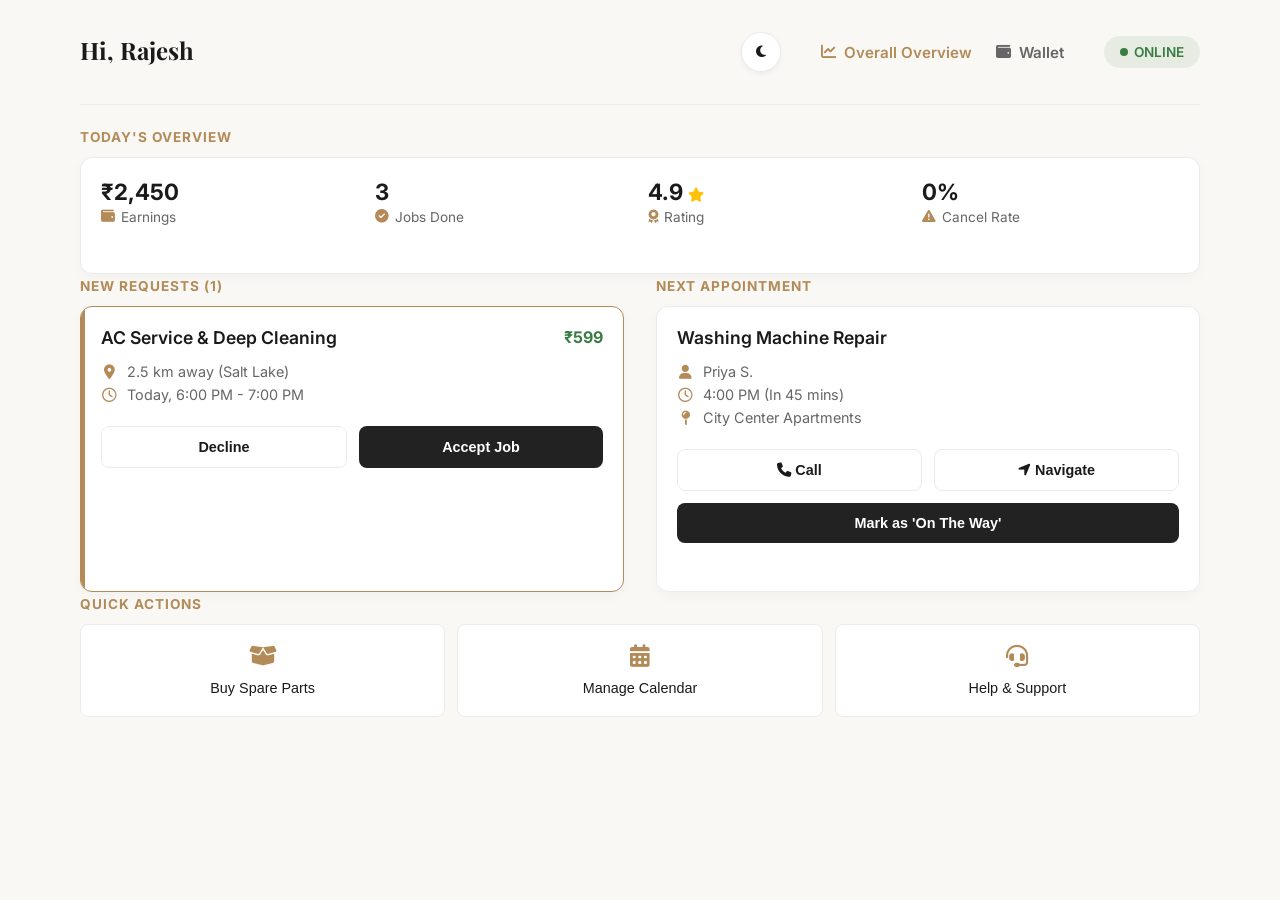
<file: index.html>
<!DOCTYPE html>
<html lang="en">
<head>
    <meta charset="UTF-8">
    <meta name="viewport" content="width=device-width, initial-scale=1.0">
    <title>Service Partner Dashboard - Responsive</title>
    
    <!-- Google Fonts -->
    <link rel="preconnect" href="https://fonts.googleapis.com">
    <link rel="preconnect" href="https://fonts.gstatic.com" crossorigin>
    <link href="https://fonts.googleapis.com/css2?family=Inter:wght@400;500;600;700&family=Playfair+Display:ital,wght@0,600;1,600&display=swap" rel="stylesheet">
    
    <!-- FontAwesome for Icons -->
    <link rel="stylesheet" href="https://cdnjs.cloudflare.com/ajax/libs/font-awesome/6.4.0/css/all.min.css">

    <style>
        :root {
            --bg-cream: #FAF8F5;
            --text-main: #1A1A1A;
            --text-muted: #666666;
            --accent-gold: #B38B59;
            --card-bg: #FFFFFF;
            --btn-dark: #222222;
            --success-green: #3A7D44;
            --border-light: #EBEBEB;
        }

        * {
            box-sizing: border-box;
            margin: 0;
            padding: 0;
        }

        body {
            font-family: 'Inter', sans-serif;
            background-color: var(--bg-cream); /* Blends on desktop */
            color: var(--text-main);
            display: flex;
            justify-content: center;
        }

        /* Responsive Container */
        .app-container {
            width: 100%;
            max-width: 1200px; /* Expands on PC */
            min-height: 100vh;
            background-color: var(--bg-cream);
            position: relative;
            padding-bottom: 80px; 
        }

        /* --- HEADER --- */
        .header {
            display: flex;
            justify-content: space-between;
            align-items: center;
            padding: 24px 20px;
            background-color: var(--bg-cream);
            position: sticky;
            top: 0;
            z-index: 10;
        }

        .user-greeting h1 {
            font-family: 'Playfair Display', serif;
            font-size: 1.5rem;
            color: var(--text-main);
            margin-bottom: 4px;
        }

        .header-actions {
            display: flex;
            align-items: center;
            gap: 20px; /* Precise distance for mode buttons and status */
        }

        .mode-btn {
            background: var(--card-bg);
            border: 1px solid var(--border-light);
            color: var(--text-main);
            width: 40px;
            height: 40px;
            border-radius: 50%;
            display: flex;
            justify-content: center;
            align-items: center;
            cursor: pointer;
            box-shadow: 0 2px 5px rgba(0,0,0,0.05);
            transition: 0.2s;
        }

        .mode-btn:hover { background-color: var(--border-light); }

        .status-badge {
            display: flex;
            align-items: center;
            gap: 6px;
            font-size: 0.85rem;
            font-weight: 600;
            color: var(--success-green);
            background: rgba(58, 125, 68, 0.1);
            padding: 8px 16px;
            border-radius: 20px;
        }

        .status-badge .dot {
            width: 8px;
            height: 8px;
            background-color: var(--success-green);
            border-radius: 50%;
        }

        /* --- DESKTOP NAV (Hidden on Mobile) --- */
        .desktop-nav {
            display: none;
            gap: 24px;
        }

        .desktop-nav-link {
            text-decoration: none;
            color: var(--text-muted);
            font-weight: 600;
            font-size: 0.95rem;
            display: flex;
            align-items: center;
            gap: 8px;
            transition: 0.2s;
        }

        .desktop-nav-link:hover, .desktop-nav-link.active {
            color: var(--accent-gold);
        }

        /* --- LAYOUT GRID --- */
        .dashboard-grid {
            display: grid;
            grid-template-columns: 1fr;
            gap: 24px;
            padding: 0 20px;
        }

        .overview-section {
            grid-column: 1 / -1; /* Spans full width on all screens */
        }

        .section-title {
            font-size: 0.85rem;
            text-transform: uppercase;
            letter-spacing: 1px;
            color: var(--accent-gold);
            font-weight: 700;
            margin-bottom: 12px;
        }

        .card {
            background-color: var(--card-bg);
            border-radius: 12px;
            padding: 20px;
            box-shadow: 0 4px 12px rgba(0,0,0,0.03);
            border: 1px solid var(--border-light);
            height: 100%;
        }

        /* Overview Stats */
        .overview-grid {
            display: grid;
            grid-template-columns: 1fr 1fr; /* 2 columns on mobile */
            gap: 16px;
        }

        .stat-item h3 {
            font-size: 1.4rem;
            margin-bottom: 4px;
        }
        
        .stat-item p {
            font-size: 0.85rem;
            color: var(--text-muted);
            display: flex;
            align-items: center;
            gap: 6px;
        }

        .stat-item i { color: var(--accent-gold); }

        /* Job Cards */
        .alert-card {
            border: 1px solid var(--accent-gold);
            position: relative;
            overflow: hidden;
        }

        .alert-card::before {
            content: '';
            position: absolute;
            top: 0; left: 0; width: 4px; height: 100%;
            background-color: var(--accent-gold);
        }

        .job-header {
            display: flex;
            justify-content: space-between;
            align-items: flex-start;
            margin-bottom: 12px;
        }

        .job-title { font-weight: 600; font-size: 1.1rem; }
        .job-payout { font-weight: 700; color: var(--success-green); }

        .job-details {
            font-size: 0.9rem;
            color: var(--text-muted);
            margin-bottom: 20px;
            line-height: 1.6;
        }

        .job-details i {
            width: 16px;
            text-align: center;
            margin-right: 6px;
            color: var(--accent-gold);
        }

        /* Buttons */
        .btn-group { display: flex; gap: 12px; }

        .btn {
            flex: 1;
            padding: 12px;
            border-radius: 8px;
            font-weight: 600;
            font-size: 0.9rem;
            cursor: pointer;
            text-align: center;
            border: none;
            transition: 0.2s;
        }

        .btn-outline {
            background: transparent;
            border: 1px solid var(--border-light);
            color: var(--text-main);
        }

        .btn-primary {
            background-color: var(--btn-dark);
            color: #fff;
        }

        .btn-primary:hover { background-color: #000; }
        .btn-outline:hover { background-color: #f5f5f5; }

        /* Quick Actions */
        .action-grid {
            display: grid;
            grid-template-columns: 1fr 1fr;
            gap: 12px;
        }

        .action-btn {
            background-color: var(--card-bg);
            border: 1px solid var(--border-light);
            padding: 20px 16px;
            border-radius: 8px;
            display: flex;
            flex-direction: column;
            align-items: center;
            gap: 12px;
            font-size: 0.9rem;
            font-weight: 500;
            color: var(--text-main);
            cursor: pointer;
            transition: 0.2s;
        }
        
        .action-btn:hover { border-color: var(--accent-gold); }
        .action-btn i { font-size: 1.4rem; color: var(--accent-gold); }

        /* --- BOTTOM NAV (Mobile Only) --- */
        .bottom-nav {
            position: fixed;
            bottom: 0;
            left: 0;
            width: 100%;
            background-color: var(--card-bg);
            border-top: 1px solid var(--border-light);
            display: flex;
            padding: 12px 20px 24px 20px;
            box-shadow: 0 -4px 12px rgba(0,0,0,0.03);
            z-index: 100;
        }

        .nav-item {
            flex: 1;
            display: flex;
            flex-direction: column;
            align-items: center;
            gap: 6px;
            background: none;
            border: none;
            font-size: 0.8rem;
            font-weight: 600;
            color: var(--text-muted);
            cursor: pointer;
        }

        .nav-item.active { color: var(--accent-gold); }
        .nav-item i { font-size: 1.2rem; }

        /* =========================================
           PC / TABLET MEDIA QUERIES (> 768px)
           ========================================= */
        @media (min-width: 768px) {
            .app-container {
                padding: 0 40px 60px 40px; 
            }

            .header {
                padding: 32px 0;
                margin-bottom: 24px;
                border-bottom: 1px solid var(--border-light);
                position: static;
            }

            /* Show Desktop Nav, Hide Bottom Nav */
            .desktop-nav { display: flex; }
            .bottom-nav { display: none; }
            
            /* Expand Header Actions for PC */
            .header-actions {
                flex-direction: row-reverse; /* Put mode button to the left of desktop nav */
                gap: 40px;
            }

            /* Shift to Multi-Column Layout */
            .dashboard-grid {
                grid-template-columns: repeat(2, 1fr);
                padding: 0;
                gap: 32px;
            }

            /* Expand Stats to 4 Columns */
            .overview-grid {
                grid-template-columns: repeat(4, 1fr);
            }

            /* Keep Actions balanced */
            .action-grid {
                grid-template-columns: repeat(3, 1fr);
            }
            .action-btn-wide { grid-column: auto !important; }
        }
    </style>
</head>
<body>

    <div class="app-container">
        
        <!-- Header -->
        <header class="header">
            <div class="user-greeting">
                <h1>Hi, Rajesh</h1>
            </div>
            
            <div class="header-actions">
                <!-- Status -->
                <div class="status-badge">
                    <span class="dot"></span> ONLINE
                </div>

                <!-- PC Navigation links -->
                <nav class="desktop-nav">
                    <a href="#" class="desktop-nav-link active"><i class="fa-solid fa-chart-line"></i> Overall Overview</a>
                    <a href="#" class="desktop-nav-link"><i class="fa-solid fa-wallet"></i> Wallet</a>
                </nav>

                <!-- UI Mode Toggle Button -->
                <button class="mode-btn" title="Toggle Theme">
                    <i class="fa-solid fa-moon"></i>
                </button>
            </div>
        </header>

        <!-- Main Dashboard Grid -->
        <main class="dashboard-grid">
            
            <!-- Today's Overview (Spans full width) -->
            <section class="overview-section">
                <h2 class="section-title">Today's Overview</h2>
                <div class="card overview-grid">
                    <div class="stat-item">
                        <h3>₹2,450</h3>
                        <p><i class="fa-solid fa-wallet"></i> Earnings</p>
                    </div>
                    <div class="stat-item">
                        <h3>3</h3>
                        <p><i class="fa-solid fa-check-circle"></i> Jobs Done</p>
                    </div>
                    <div class="stat-item">
                        <h3>4.9 <i class="fa-solid fa-star" style="font-size: 0.9rem; color: #FFC107;"></i></h3>
                        <p><i class="fa-solid fa-award"></i> Rating</p>
                    </div>
                    <div class="stat-item">
                        <h3>0%</h3>
                        <p><i class="fa-solid fa-triangle-exclamation"></i> Cancel Rate</p>
                    </div>
                </div>
            </section>

            <!-- New Requests (Left Column on PC) -->
            <section>
                <h2 class="section-title">New Requests (1)</h2>
                <div class="card alert-card">
                    <div class="job-header">
                        <div class="job-title">AC Service & Deep Cleaning</div>
                        <div class="job-payout">₹599</div>
                    </div>
                    <div class="job-details">
                        <div><i class="fa-solid fa-location-dot"></i> 2.5 km away (Salt Lake)</div>
                        <div><i class="fa-regular fa-clock"></i> Today, 6:00 PM - 7:00 PM</div>
                    </div>
                    <div class="btn-group">
                        <button class="btn btn-outline">Decline</button>
                        <button class="btn btn-primary">Accept Job</button>
                    </div>
                </div>
            </section>

            <!-- Next Appointment (Right Column on PC) -->
            <section>
                <h2 class="section-title">Next Appointment</h2>
                <div class="card">
                    <div class="job-header">
                        <div class="job-title">Washing Machine Repair</div>
                    </div>
                    <div class="job-details">
                        <div><i class="fa-solid fa-user"></i> Priya S.</div>
                        <div><i class="fa-regular fa-clock"></i> 4:00 PM (In 45 mins)</div>
                        <div><i class="fa-solid fa-map-pin"></i> City Center Apartments</div>
                    </div>
                    <div class="btn-group" style="margin-bottom: 12px;">
                        <button class="btn btn-outline"><i class="fa-solid fa-phone"></i> Call</button>
                        <button class="btn btn-outline"><i class="fa-solid fa-location-arrow"></i> Navigate</button>
                    </div>
                    <button class="btn btn-primary" style="width: 100%;">Mark as 'On The Way'</button>
                </div>
            </section>

            <!-- Quick Actions (Spans full width) -->
            <section class="overview-section">
                <h2 class="section-title">Quick Actions</h2>
                <div class="action-grid">
                    <button class="action-btn">
                        <i class="fa-solid fa-box-open"></i> Buy Spare Parts
                    </button>
                    <button class="action-btn">
                        <i class="fa-solid fa-calendar-alt"></i> Manage Calendar
                    </button>
                    <!-- On mobile, this spans 2 columns. On PC, it spans 1 to fit the 3-column grid -->
                    <button class="action-btn action-btn-wide" style="grid-column: span 2;">
                        <i class="fa-solid fa-headset"></i> Help & Support
                    </button>
                </div>
            </section>

        </main>

        <!-- Bottom Navigation (Mobile Only) -->
        <nav class="bottom-nav">
            <button class="nav-item active">
                <i class="fa-solid fa-chart-line"></i>
                <span>Overall Overview</span>
            </button>
            <button class="nav-item">
                <i class="fa-solid fa-wallet"></i>
                <span>Wallet</span>
            </button>
        </nav>

    </div>
</body>
</html>
</file>
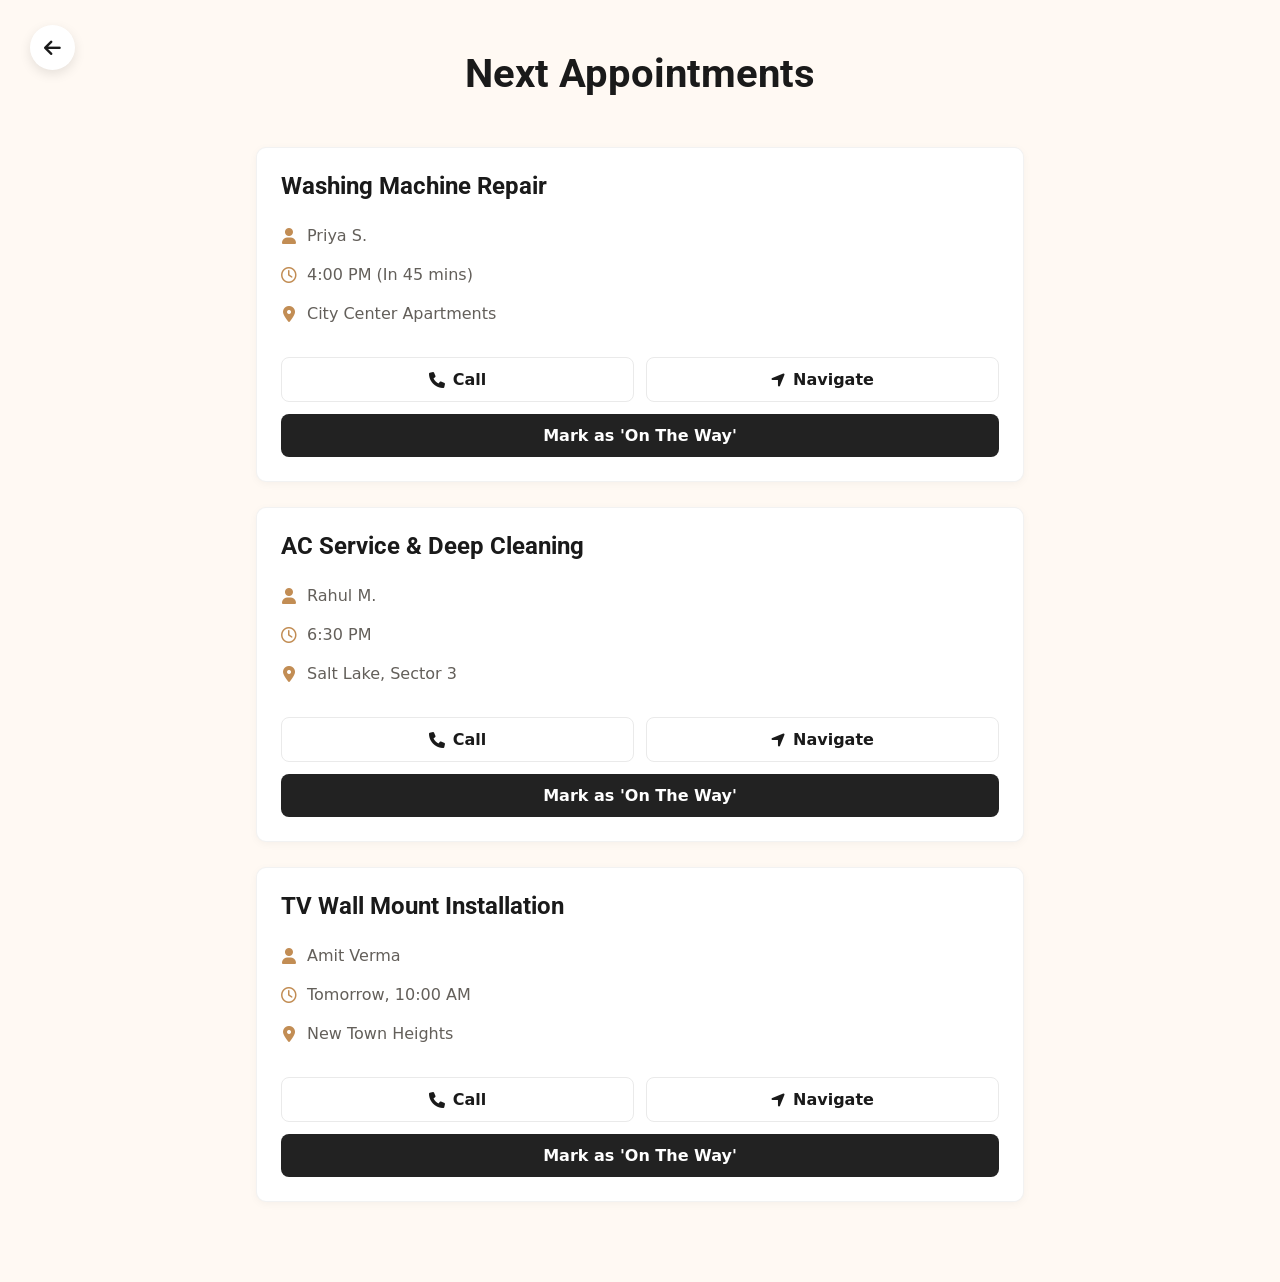
<file: appointments.html>
<!DOCTYPE html>
<html lang="en">
<head>
    <meta charset="UTF-8">
    <meta name="viewport" content="width=device-width, initial-scale=1.0">
    <title>Next Appointments</title>
    <link rel="stylesheet" href="https://cdnjs.cloudflare.com/ajax/libs/font-awesome/6.0.0/css/all.min.css">
    <link rel="stylesheet" href="appointments.css">
    <link rel="preconnect" href="https://fonts.googleapis.com">
    <link rel="preconnect" href="https://fonts.gstatic.com" crossorigin>
    <link href="https://fonts.googleapis.com/css2?family=Clicker+Script&family=Google+Sans:ital,opsz,wght@0,17..18,400..700;1,17..18,400..700&family=Rajdhani:wght@300;400;500;600;700&family=Roboto:ital,wght@0,100..900;1,100..900&family=Stack+Sans+Notch:wght@200..700&family=Stack+Sans+Text:wght@200..700&display=swap" rel="stylesheet">
</head>
<body>

    <!-- Floating Back Button -->
    <a href="home.html" class="floating-back-btn" aria-label="Go Back">
        <i class="fa-solid fa-arrow-left"></i>
    </a>

    <main class="appointments-dashboard">
        
        <h1 class="page-title">Next Appointments</h1>

        <div class="appointments-list">
            
            <!-- Appointment 1 -->
            <div class="card appointment-card">
                <header>
                    <h3>Washing Machine Repair</h3>
                </header>
                <p><i class="fa-solid fa-user"></i> Priya S.</p>
                <p><i class="fa-regular fa-clock"></i> 4:00 PM (In 45 mins)</p>
                <p><i class="fa-solid fa-location-dot"></i> City Center Apartments</p>
            
                <div class="button-grid-2">
                    <button class="btn-outline"><i class="fa-solid fa-phone"></i> Call</button>
                    <button class="btn-outline"><i class="fa-solid fa-location-arrow"></i> Navigate</button>
                </div>
                <button class="btn-solid btn-full">Mark as 'On The Way'</button>
            </div>

            <!-- Appointment 2 -->
            <div class="card appointment-card">
                <header>
                    <h3>AC Service & Deep Cleaning</h3>
                </header>
                <p><i class="fa-solid fa-user"></i> Rahul M.</p>
                <p><i class="fa-regular fa-clock"></i> 6:30 PM</p>
                <p><i class="fa-solid fa-location-dot"></i> Salt Lake, Sector 3</p>
            
                <div class="button-grid-2">
                    <button class="btn-outline"><i class="fa-solid fa-phone"></i> Call</button>
                    <button class="btn-outline"><i class="fa-solid fa-location-arrow"></i> Navigate</button>
                </div>
                <button class="btn-solid btn-full">Mark as 'On The Way'</button>
            </div>

            <!-- Appointment 3 -->
            <div class="card appointment-card">
                <header>
                    <h3>TV Wall Mount Installation</h3>
                </header>
                <p><i class="fa-solid fa-user"></i> Amit Verma</p>
                <p><i class="fa-regular fa-clock"></i> Tomorrow, 10:00 AM</p>
                <p><i class="fa-solid fa-location-dot"></i> New Town Heights</p>
            
                <div class="button-grid-2">
                    <button class="btn-outline"><i class="fa-solid fa-phone"></i> Call</button>
                    <button class="btn-outline"><i class="fa-solid fa-location-arrow"></i> Navigate</button>
                </div>
                <button class="btn-solid btn-full">Mark as 'On The Way'</button>
            </div>

        </div>

    </main>

</body>
</html>
</file>
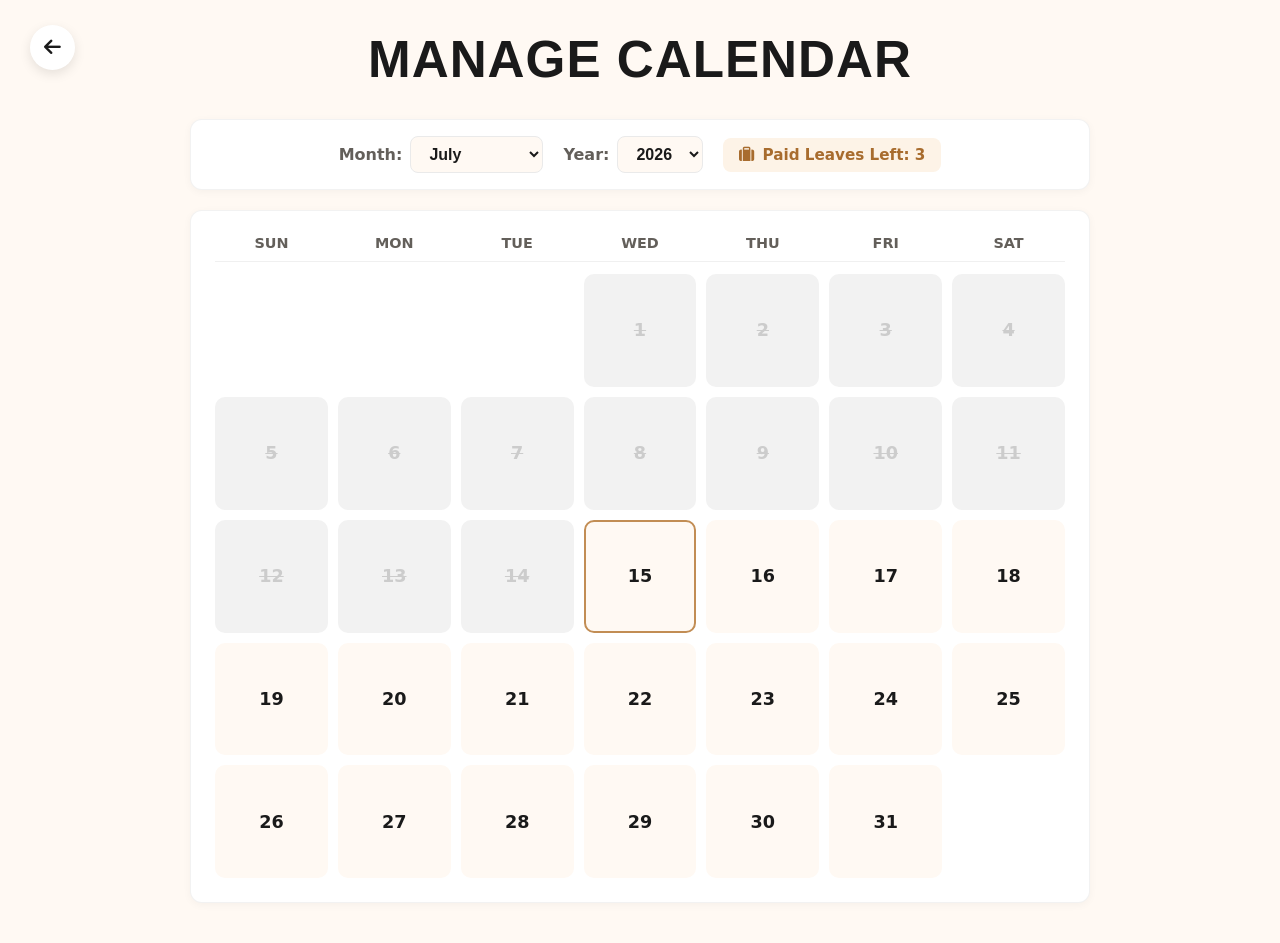
<file: calendar.html>
<!DOCTYPE html>
<html lang="en">
<head>
    <meta charset="UTF-8">
    <meta name="viewport" content="width=device-width, initial-scale=1.0">
    <title>Manage Calendar</title>
    <link rel="stylesheet" href="calendar.css">
    <!-- Font Awesome for icons -->
    <link rel="stylesheet" href="https://cdnjs.cloudflare.com/ajax/libs/font-awesome/6.4.0/css/all.min.css">
</head>
<body>

    <!-- Floating Back Button -->
    <a href="home.html" class="floating-back-btn" aria-label="Go Back">
        <i class="fa-solid fa-arrow-left"></i>
    </a>

    <main class="dashboard">
        <!-- Header Section -->
        <header class="header-section">
            <h1 class="page-title">MANAGE CALENDAR</h1>
        </header>

        <!-- Controls Section: Month & Year Selectors -->
        <section class="calendar-controls">
            <div class="control-group">
                <label for="month-select">Month:</label>
                <select id="month-select" class="dropdown">
                    <option value="0">January</option>
                    <option value="1">February</option>
                    <option value="2">March</option>
                    <option value="3">April</option>
                    <option value="4">May</option>
                    <option value="5">June</option>
                    <option value="6" selected>July</option>
                    <option value="7">August</option>
                    <option value="8">September</option>
                    <option value="9">October</option>
                    <option value="10">November</option>
                    <option value="11">December</option>
                </select>
            </div>

            <div class="control-group">
                <label for="year-select">Year:</label>
                <select id="year-select" class="dropdown">
                    <option value="2026" selected>2026</option>
                    <option value="2027">2027</option>
                </select>
            </div>

            <!-- Leave Info Badge -->
            <div class="leave-info-badge">
                <i class="fa-solid fa-suitcase"></i>
                <span>Paid Leaves Left: <strong id="leaves-count">3</strong></span>
            </div>
        </section>

        <!-- Calendar Container -->
        <section class="card calendar-card">
            <!-- Weekday Headers -->
            <div class="calendar-grid weekdays">
                <div>Sun</div>
                <div>Mon</div>
                <div>Tue</div>
                <div>Wed</div>
                <div>Thu</div>
                <div>Fri</div>
                <div>Sat</div>
            </div>

            <!-- Days Grid -->
            <div class="calendar-grid days" id="calendar-days">
                <!-- Injected dynamically via JS -->
            </div>
        </section>
    </main>

    <!-- Leave Request Modal -->
    <div id="leaveModal" class="modal">
        <div class="modal-content card">
            <div class="modal-header">
                <h2>Apply for Paid Leave</h2>
                <span class="close-btn" id="close-modal">&times;</span>
            </div>
            <div class="modal-body">
                <p class="modal-date-info">Selected Date: <strong id="modal-selected-date">--</strong></p>
                <p>Do you want to apply for a paid leave on this date?</p>
                <div class="leave-balance-box">
                    <i class="fa-solid fa-circle-info"></i>
                    <span>Remaining Paid Leaves: <strong id="modal-leaves-count">3</strong></span>
                </div>
                <div class="modal-actions">
                    <button class="btn-outline" id="btn-cancel-leave">Cancel</button>
                    <button class="btn-solid" id="btn-apply-leave">Apply for Leave</button>
                </div>
            </div>
        </div>
    </div>

    <!-- JavaScript Logic -->
    <script>
        // System variables
        const START_DATE = new Date(2026, 6, 15); // Start Date: July 15, 2026
        const END_DATE = new Date(2027, 6, 31);   // End Date: July 31, 2027
        
        let remainingLeaves = 3;
        let selectedDateForLeave = null;
        let appliedLeaves = []; // Stores date strings e.g. "2026-6-20"

        // DOM elements
        const monthSelect = document.getElementById('month-select');
        const yearSelect = document.getElementById('year-select');
        const calendarDays = document.getElementById('calendar-days');
        const leavesCountSpan = document.getElementById('leaves-count');
        
        // Modal DOM elements
        const leaveModal = document.getElementById('leaveModal');
        const closeModal = document.getElementById('close-modal');
        const modalSelectedDate = document.getElementById('modal-selected-date');
        const modalLeavesCount = document.getElementById('modal-leaves-count');
        const btnCancelLeave = document.getElementById('btn-cancel-leave');
        const btnApplyLeave = document.getElementById('btn-apply-leave');

        // Initial setup
        function initCalendar() {
            monthSelect.addEventListener('change', renderCalendar);
            yearSelect.addEventListener('change', renderCalendar);
            
            closeModal.addEventListener('click', hideModal);
            btnCancelLeave.addEventListener('click', hideModal);
            btnApplyLeave.addEventListener('click', handleApplyLeave);

            window.addEventListener('click', (e) => {
                if (e.target === leaveModal) hideModal();
            });

            renderCalendar();
        }

        // Render monthly grid
        function renderCalendar() {
            const month = parseInt(monthSelect.value);
            const year = parseInt(yearSelect.value);

            calendarDays.innerHTML = '';

            const firstDayIndex = new Date(year, month, 1).getDay();
            const totalDaysInMonth = new Date(year, month + 1, 0).getDate();

            // Empty cells for previous month offset
            for (let i = 0; i < firstDayIndex; i++) {
                const emptyCell = document.createElement('div');
                emptyCell.classList.add('day-cell', 'empty-cell');
                calendarDays.appendChild(emptyCell);
            }

            // Days cells
            for (let day = 1; day <= totalDaysInMonth; day++) {
                const cellDate = new Date(year, month, day);
                const dayCell = document.createElement('div');
                dayCell.classList.add('day-cell');

                const dateStr = `${year}-${month}-${day}`;

                // Create date number element
                const dayNumber = document.createElement('span');
                dayNumber.classList.add('day-number');
                dayNumber.textContent = day;
                dayCell.appendChild(dayNumber);

                // Disable if before July 15, 2026 OR after July 31, 2027
                if (cellDate < START_DATE || cellDate > END_DATE) {
                    dayCell.classList.add('disabled-day');
                } else {
                    dayCell.classList.add('selectable-day');

                    // Highlight current day (July 15, 2026)
                    if (cellDate.getTime() === START_DATE.getTime()) {
                        dayCell.classList.add('today-day');
                    }

                    // Highlight already applied leaves
                    if (appliedLeaves.includes(dateStr)) {
                        dayCell.classList.add('leave-applied-day');
                        
                        const badge = document.createElement('span');
                        badge.classList.add('pl-badge');
                        badge.textContent = 'PL Applied';
                        dayCell.appendChild(badge);
                    }

                    // Click handler for valid dates
                    dayCell.addEventListener('click', () => {
                        if (!appliedLeaves.includes(dateStr)) {
                            openModal(cellDate, dateStr);
                        }
                    });
                }

                calendarDays.appendChild(dayCell);
            }
        }

        function openModal(dateObj, dateStr) {
            selectedDateForLeave = dateStr;
            const options = { year: 'numeric', month: 'long', day: 'numeric' };
            modalSelectedDate.textContent = dateObj.toLocaleDateString('en-US', options);
            modalLeavesCount.textContent = remainingLeaves;
            leaveModal.style.display = 'flex';
        }

        function hideModal() {
            leaveModal.style.display = 'none';
            selectedDateForLeave = null;
        }

        function handleApplyLeave() {
            if (remainingLeaves <= 0) {
                alert("You have no paid leaves remaining!");
                return;
            }

            if (selectedDateForLeave && !appliedLeaves.includes(selectedDateForLeave)) {
                appliedLeaves.push(selectedDateForLeave);
                remainingLeaves--;

                // Update UI state
                leavesCountSpan.textContent = remainingLeaves;
                renderCalendar();
                hideModal();
            }
        }

        document.addEventListener('DOMContentLoaded', initCalendar);
    </script>
</body>
</html>
</file>
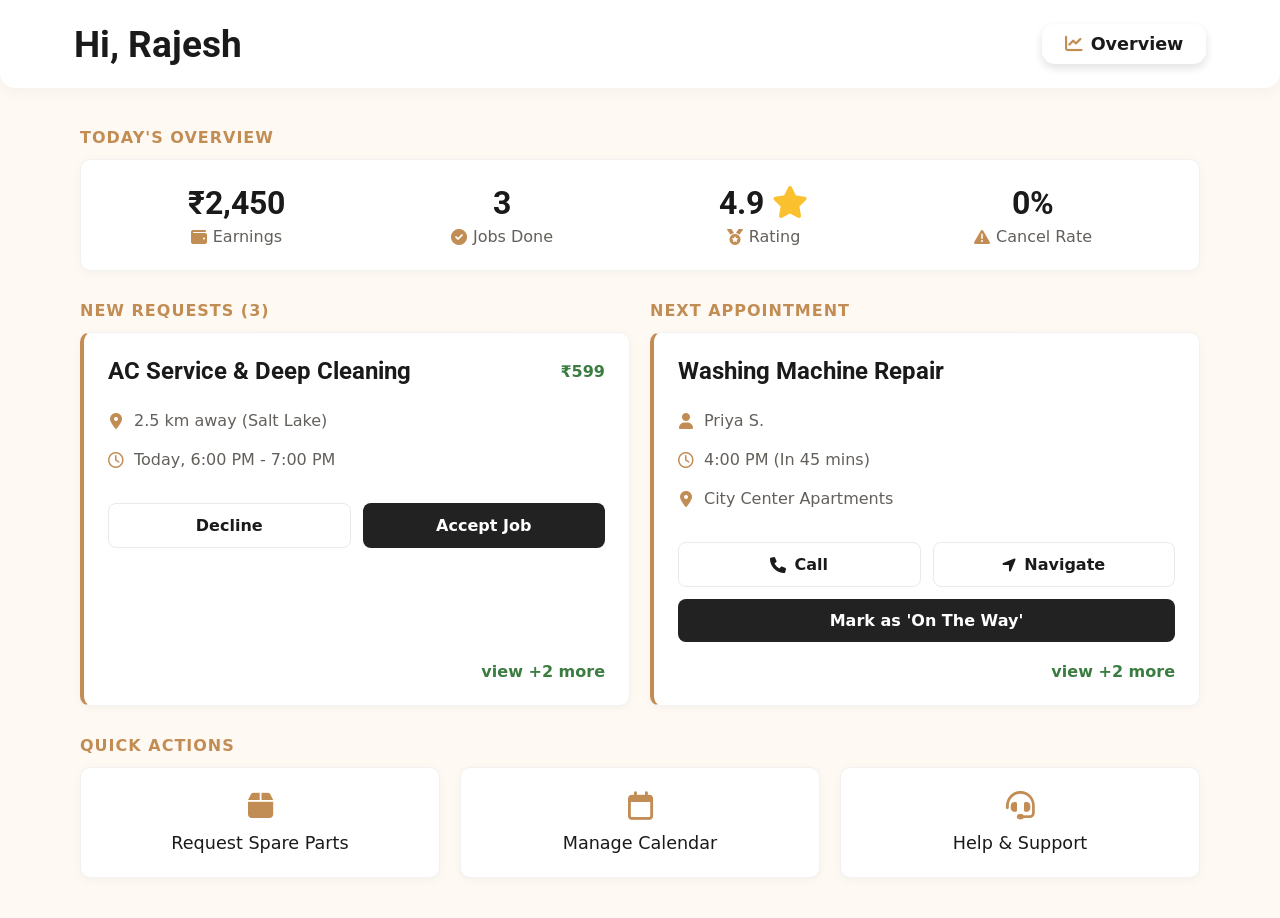
<file: home.html>
<!DOCTYPE html>
<html lang="en">
<head>
    <meta charset="UTF-8">
    <meta name="viewport" content="width=device-width, initial-scale=1.0">
    <title>Navigation Bar</title>
    <link rel="stylesheet" href="https://cdnjs.cloudflare.com/ajax/libs/font-awesome/6.0.0/css/all.min.css">
    <link rel="stylesheet" href="home.css">
    <link rel="preconnect" href="https://fonts.googleapis.com">
    <link rel="preconnect" href="https://fonts.gstatic.com" crossorigin>
    <link href="https://fonts.googleapis.com/css2?family=Clicker+Script&family=Google+Sans:ital,opsz,wght@0,17..18,400..700;1,17..18,400..700&family=Rajdhani:wght@300;400;500;600;700&family=Roboto:ital,wght@0,100..900;1,100..900&family=Stack+Sans+Notch:wght@200..700&family=Stack+Sans+Text:wght@200..700&display=swap" rel="stylesheet">
</head>
<body>

    <!-- Request Accepted Success Banner -->
    <div id="support-success-msg" class="support-success-toast">
        <i class="fa-solid fa-circle-check"></i>
        <span>Your request has been accepted</span>
    </div>

    <nav class="top-navbar">
        <div class="nav-left">
            <h1 class="greeting">Hi, <span id="user-name">Rajesh</span></h1>
        </div>
        
        <div class="nav-right" id="nav-menu">
            <a href="overview.html" class="nav-item nav-btn overall" id="nav-overall">
                <i class="fa-solid fa-chart-line"></i>
                <span>Overview</span>
            </a>
        </div>
    </nav>

    <main class="dashboard">

        <!-- Today's Overview Section -->
        <section>
            <h2>TODAY'S OVERVIEW</h2>
            <div class="card overview-grid">
                <div>
                    <h3 id="stat-earnings">₹2,450</h3>
                    <p><i class="fa-solid fa-wallet"></i> Earnings</p>
                </div>
                <div>
                    <h3 id="stat-jobs">3</h3>
                    <p><i class="fa-solid fa-circle-check"></i> Jobs Done</p>
                </div>
                <div>
                    <h3><span id="stat-rating">4.9</span> <i class="fa-solid fa-star" style="color: var(--icon-star, #fbc02d);"></i></h3>
                    <p><i class="fa-solid fa-medal"></i> Rating</p>
                </div>
                <div>
                    <h3 id="stat-cancel-rate">0%</h3>
                    <p><i class="fa-solid fa-triangle-exclamation"></i> Cancel Rate</p>
                </div>
            </div>
        </section>

        <!-- Middle Section: Two Columns -->
        <section class="middle-grid">
        
            <!-- Left Column: New Requests -->
            <div class="middle-column">
                <h2>NEW REQUESTS (<span id="request-count">3</span>)</h2>
                <div class="card request-card" id="active-request-card">
                    <header>
                        <h3 id="req-service-name">AC Service & Deep Cleaning</h3>
                        <span class="price" id="req-service-price">₹599</span>
                    </header>
                    <p><i class="fa-solid fa-location-dot"></i> <span id="req-service-location">2.5 km away (Salt Lake)</span></p>
                    <p><i class="fa-regular fa-clock"></i> <span id="req-service-time">Today, 6:00 PM - 7:00 PM</span></p>
                
                    <div class="button-grid-2">
                        <button class="btn-outline" id="btn-decline-req">Decline</button>
                        <button class="btn-solid" id="btn-accept-req">Accept Job</button>
                    </div>
                    
                    <a href="#" class="view-more" id="view-more-requests">view +2 more</a>
                </div>
            </div>

            <!-- Right Column: Next Appointment -->
            <div class="middle-column">
                <h2>NEXT APPOINTMENT</h2>
                <div class="card" id="next-appointment-card">
                    <header>
                        <h3 id="app-service-name">Washing Machine Repair</h3>
                    </header>
                    <p><i class="fa-solid fa-user"></i> <span id="app-customer-name">Priya S.</span></p>
                    <p><i class="fa-regular fa-clock"></i> <span id="app-time">4:00 PM (In 45 mins)</span></p>
                    <p><i class="fa-solid fa-location-dot"></i> <span id="app-location">City Center Apartments</span></p>
                
                    <div class="button-grid-2">
                        <button class="btn-outline" id="btn-call-customer"><i class="fa-solid fa-phone"></i> Call</button>
                        <button class="btn-outline" id="btn-navigate"><i class="fa-solid fa-location-arrow"></i> Navigate</button>
                    </div>
                    <button class="btn-solid btn-full" id="btn-mark-on-way">Mark as 'On The Way'</button>
                    
                    <a href="appointments.html" class="view-more" id="view-more-appointments">view +2 more</a>
                </div>
            </div>

        </section>

        <!-- Quick Actions Section -->
        <section>
            <h2>QUICK ACTIONS</h2>
            <div class="quick-actions-grid">
                <button type="button" class="card action-btn" id="action-buy-parts" onclick="window.location.href='parts.html'">
                    <i class="fa-solid fa-box"></i>
                    <span>Request Spare Parts</span>
                </button>
                <button type="button" class="card action-btn" id="action-manage-calendar" onclick="window.location.href='calendar.html'">
                    <i class="fa-regular fa-calendar"></i>
                    <span>Manage Calendar</span>
                </button>
                <button type="button" class="card action-btn" id="action-help-support">
                    <i class="fa-solid fa-headset"></i>
                    <span>Help & Support</span>
                </button>
            </div>
        </section>

    </main>

    <!-- The Pop-up Modal for Requests -->
    <div id="requestsModal" class="modal">
        <div class="modal-content">
            <div class="modal-header">
                <h2>ALL NEW REQUESTS</h2>
                <span class="close-btn" id="close-modal">&times;</span>
            </div>
            
            <div class="modal-body">
                <div class="card request-card popup-card">
                    <header>
                        <h3>TV Repair</h3>
                        <span class="price">₹450</span>
                    </header>
                    <p><i class="fa-solid fa-location-dot"></i> 4.1 km away (Sector 5)</p>
                    <p><i class="fa-regular fa-clock"></i> Tomorrow, 10:00 AM</p>
                    <div class="button-grid-2">
                        <button class="btn-outline">Decline</button>
                        <button class="btn-solid">Accept Job</button>
                    </div>
                </div>

                <div class="card request-card popup-card">
                    <header>
                        <h3>Washing Machine Repair</h3>
                        <span class="price">₹650</span>
                    </header>
                    <p><i class="fa-solid fa-location-dot"></i> 1.2 km away (New Town)</p>
                    <p><i class="fa-regular fa-clock"></i> Tomorrow, 2:00 PM</p>
                    <div class="button-grid-2">
                        <button class="btn-outline">Decline</button>
                        <button class="btn-solid">Accept Job</button>
                    </div>
                </div>

                <div class="card request-card popup-card">
                    <header>
                        <h3>AC Installation</h3>
                        <span class="price">₹1500</span>
                    </header>
                    <p><i class="fa-solid fa-location-dot"></i> 5.0 km away (Dum Dum)</p>
                    <p><i class="fa-regular fa-clock"></i> Friday, 11:00 AM</p>
                    <div class="button-grid-2">
                        <button class="btn-outline">Decline</button>
                        <button class="btn-solid">Accept Job</button>
                    </div>
                </div>
            </div>
        </div>
    </div>

    <!-- Help & Support Call Request Modal -->
    <div id="supportModal" class="modal">
        <div class="modal-content">
            <div class="modal-header">
                <h2>HELP & SUPPORT</h2>
                <span class="close-btn" id="close-support-modal">&times;</span>
            </div>
            <div class="modal-body">
                <div class="support-modal-body">
                    <h3>Do you want a call?</h3>
                    <div class="support-field">
                        <label for="support-time-select">Select available timing:</label>
                        <select id="support-time-select" class="support-dropdown">
                            <option value="" disabled selected>Select a time slot</option>
                            <option value="9am-11am">9:00 AM - 11:00 AM</option>
                            <option value="11am-1pm">11:00 AM - 1:00 PM</option>
                            <option value="1pm-3pm">1:00 PM - 3:00 PM</option>
                            <option value="3pm-5pm">3:00 PM - 5:00 PM</option>
                            <option value="5pm-7pm">5:00 PM - 7:00 PM</option>
                        </select>
                    </div>
                    <button type="button" id="btn-request-call" class="btn-solid btn-full" disabled>request a call</button>
                </div>
            </div>
        </div>
    </div>

    <!-- Script for external JS -->
    <script src="script.js"></script>
</body>
</html>
</file>
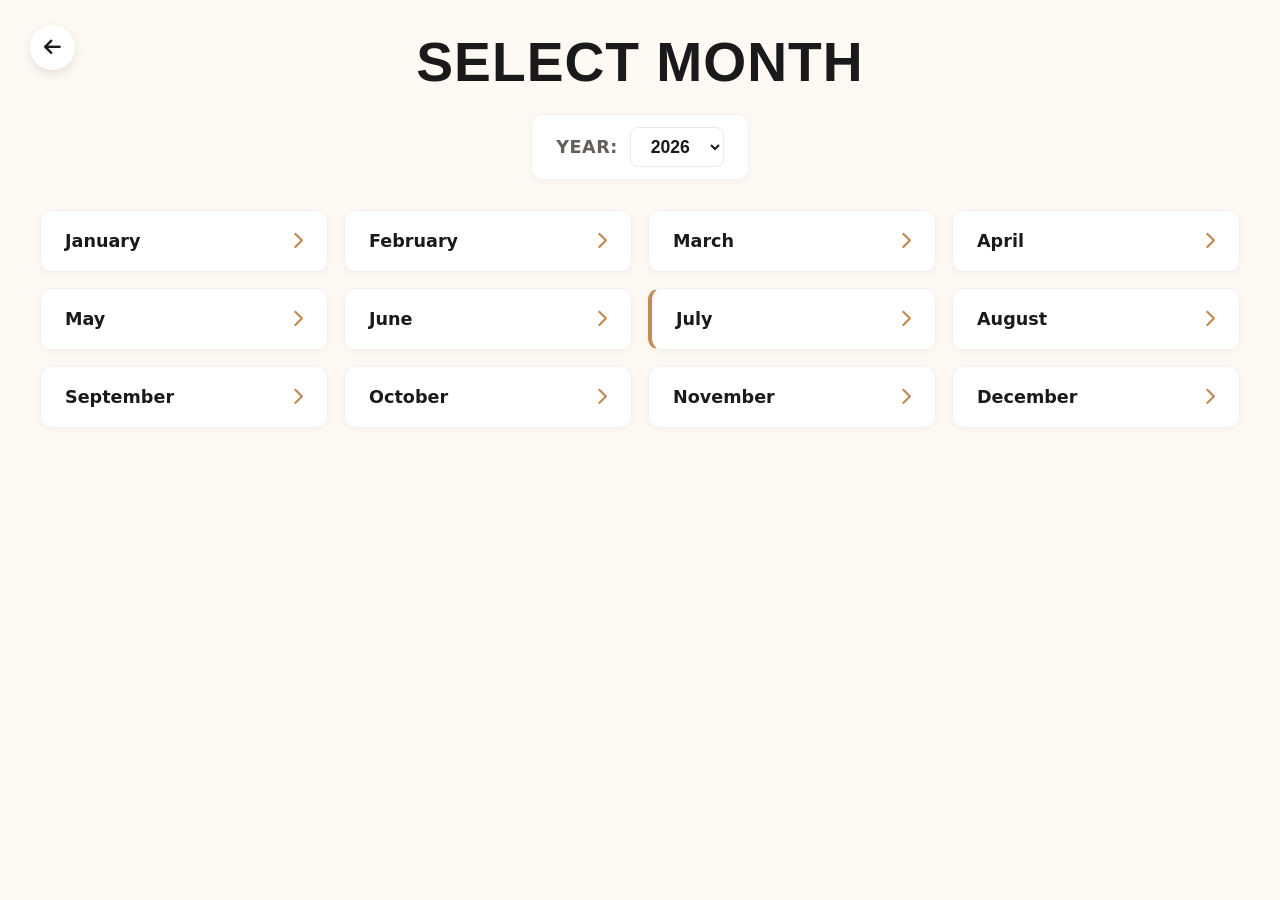
<file: months.html>
<!DOCTYPE html>
<html lang="en">
<head>
    <meta charset="UTF-8">
    <meta name="viewport" content="width=device-width, initial-scale=1.0">
    <title>Select Month</title>
    <link rel="stylesheet" href="months.css">
    <!-- Font Awesome for icons -->
    <link rel="stylesheet" href="https://cdnjs.cloudflare.com/ajax/libs/font-awesome/6.4.0/css/all.min.css">
</head>
<body>

    <!-- Floating Back Button -->
    <a href="overview.html" class="floating-back-btn">
        <i class="fa-solid fa-arrow-left"></i>
    </a>

    <main class="dashboard">
        <!-- Header Section -->
        <header class="header-section">
            <h1 class="page-title">SELECT MONTH</h1>
        </header>

        <!-- Year Selector -->
        <section class="year-selector-section">
            <div class="year-dropdown-container">
                <label for="year-select" class="year-label">Year:</label>
                <select id="year-select" class="year-dropdown">
                    <option value="2026" selected>2026</option>
                    <option value="2025">2025</option>
                    <option value="2024">2024</option>
                    <option value="2023">2023</option>
                    <option value="2022">2022</option>
                    <option value="2021">2021</option>
                    <option value="2020">2020</option>
                </select>
            </div>
        </section>

        <!-- Months Grid -->
        <section class="months-grid-section">
            <div class="months-grid">
                <a href="overview.html" class="month-card">
                    <span class="month-name">January</span>
                    <i class="fa-solid fa-chevron-right"></i>
                </a>
                <a href="overview.html" class="month-card">
                    <span class="month-name">February</span>
                    <i class="fa-solid fa-chevron-right"></i>
                </a>
                <a href="overview.html" class="month-card">
                    <span class="month-name">March</span>
                    <i class="fa-solid fa-chevron-right"></i>
                </a>
                <a href="overview.html" class="month-card">
                    <span class="month-name">April</span>
                    <i class="fa-solid fa-chevron-right"></i>
                </a>
                <a href="overview.html" class="month-card">
                    <span class="month-name">May</span>
                    <i class="fa-solid fa-chevron-right"></i>
                </a>
                <a href="overview.html" class="month-card">
                    <span class="month-name">June</span>
                    <i class="fa-solid fa-chevron-right"></i>
                </a>
                <a href="overview.html" class="month-card active-month">
                    <span class="month-name">July</span>
                    <i class="fa-solid fa-chevron-right"></i>
                </a>
                <a href="overview.html" class="month-card">
                    <span class="month-name">August</span>
                    <i class="fa-solid fa-chevron-right"></i>
                </a>
                <a href="overview.html" class="month-card">
                    <span class="month-name">September</span>
                    <i class="fa-solid fa-chevron-right"></i>
                </a>
                <a href="overview.html" class="month-card">
                    <span class="month-name">October</span>
                    <i class="fa-solid fa-chevron-right"></i>
                </a>
                <a href="overview.html" class="month-card">
                    <span class="month-name">November</span>
                    <i class="fa-solid fa-chevron-right"></i>
                </a>
                <a href="overview.html" class="month-card">
                    <span class="month-name">December</span>
                    <i class="fa-solid fa-chevron-right"></i>
                </a>
            </div>
        </section>
    </main>

</body>
</html>
</file>
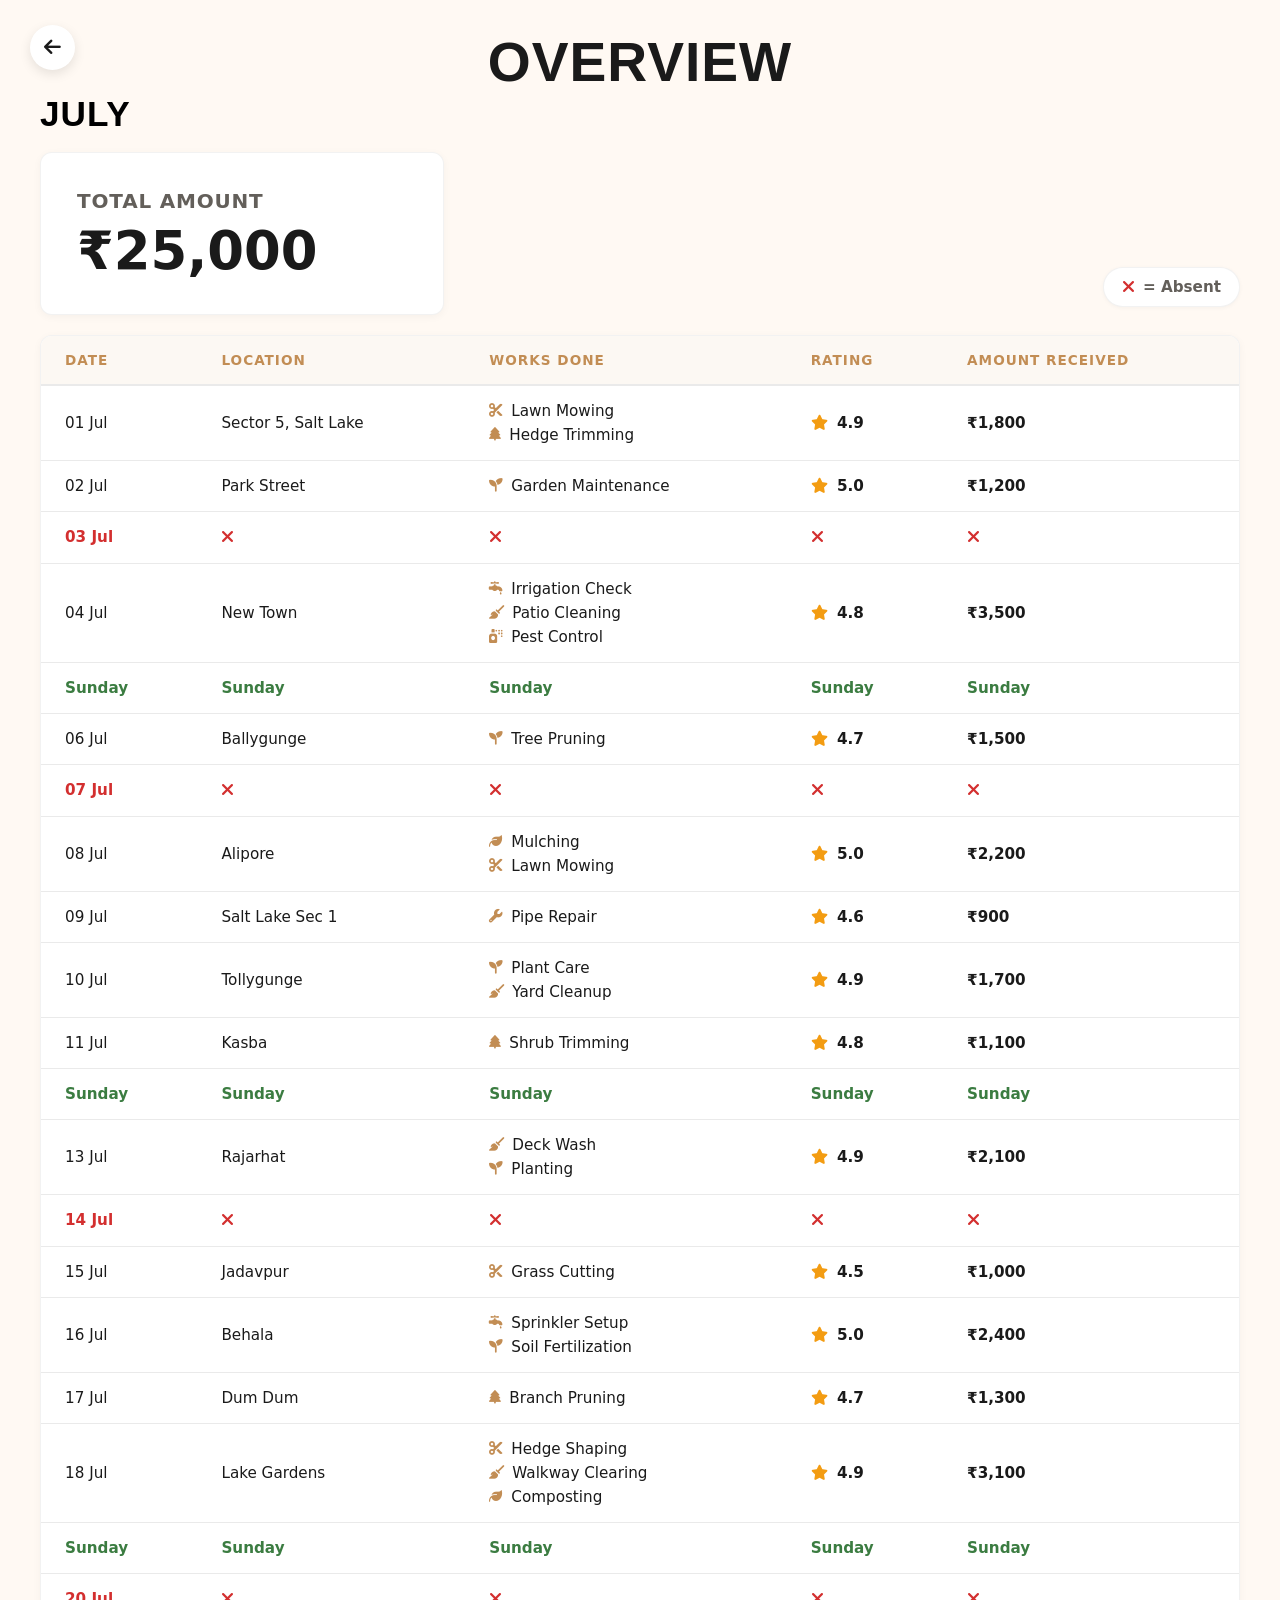
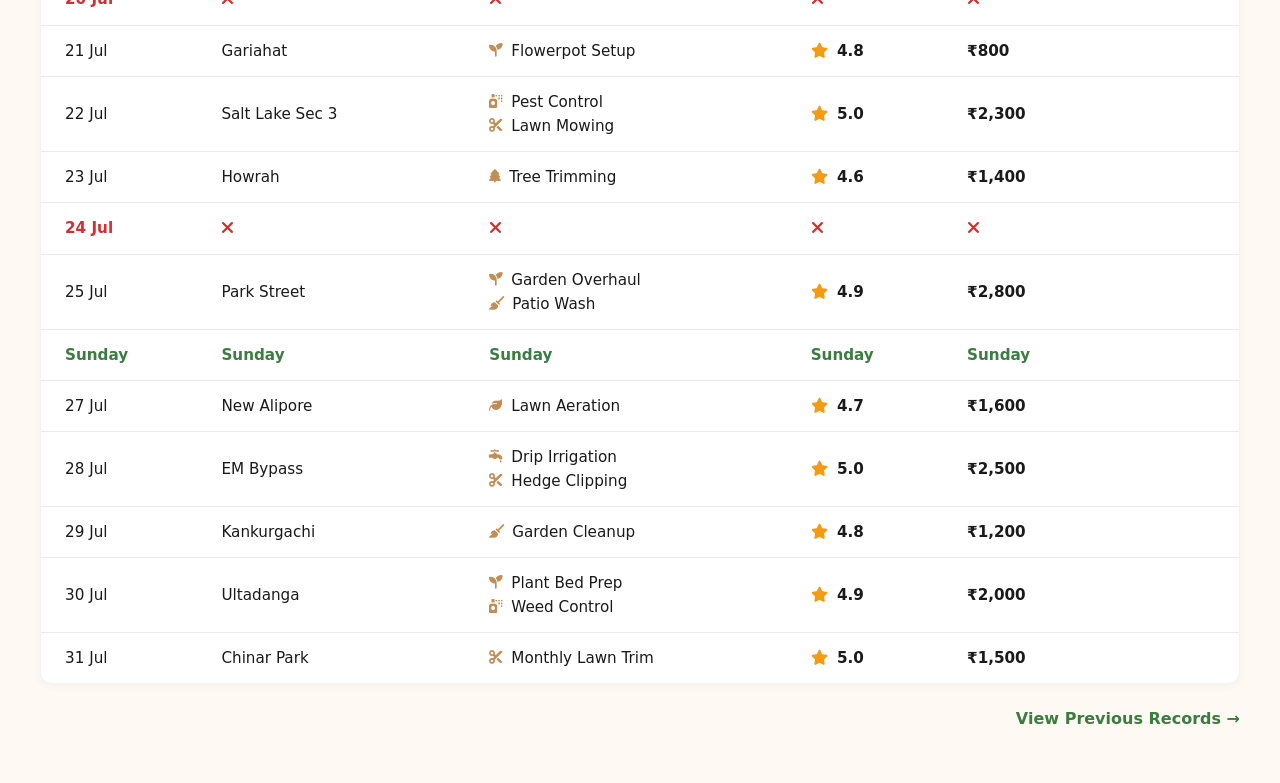
<file: overview.html>
<!DOCTYPE html>
<html lang="en">
<head>
    <meta charset="UTF-8">
    <meta name="viewport" content="width=device-width, initial-scale=1.0">
    <title>Overview</title>
    <link rel="stylesheet" href="overview.css">
    <!-- Font Awesome for icons -->
    <link rel="stylesheet" href="https://cdnjs.cloudflare.com/ajax/libs/font-awesome/6.4.0/css/all.min.css">
</head>
<body>

    <!-- Floating Back Button -->
    <a href="home.html" class="floating-back-btn">
        <i class="fa-solid fa-arrow-left"></i>
    </a>

    <main class="dashboard">
        <!-- Header Section -->
        <header class="header-section">
            <h1 class="page-title">OVERVIEW</h1>
            <h2 class="month-heading">JULY</h2>
        </header>

        <!-- Summary & Legend Row (Amount Box on Far Left, Legend on Far Right) -->
        <section class="summary-section">
            <div class="card metric-card">
                <span class="metric-label">TOTAL AMOUNT</span>
                <div class="metric-value">₹25,000</div>
            </div>

            <div class="table-legend">
                <span class="legend-item">
                    <i class="fa-solid fa-xmark cross-icon"></i> = Absent
                </span>
            </div>
        </section>

        <!-- History Data Section -->
        <section class="history-section">
            <div class="card data-card">
                <table class="overview-table">
                    <thead>
                        <tr>
                            <th>DATE</th>
                            <th>LOCATION</th>
                            <th>WORKS DONE</th>
                            <th>RATING</th>
                            <th>AMOUNT RECEIVED</th>
                        </tr>
                    </thead>
                    <tbody>
                        <!-- 01 Jul -->
                        <tr>
                            <td>01 Jul</td>
                            <td>Sector 5, Salt Lake</td>
                            <td>
                                <ul class="table-job-list">
                                    <li><i class="fa-solid fa-scissors"></i> Lawn Mowing</li>
                                    <li><i class="fa-solid fa-tree"></i> Hedge Trimming</li>
                                </ul>
                            </td>
                            <td><span class="rating-stars"><i class="fa-solid fa-star"></i> 4.9</span></td>
                            <td class="amount-cell">₹1,800</td>
                        </tr>

                        <!-- 02 Jul -->
                        <tr>
                            <td>02 Jul</td>
                            <td>Park Street</td>
                            <td>
                                <ul class="table-job-list">
                                    <li><i class="fa-solid fa-seedling"></i> Garden Maintenance</li>
                                </ul>
                            </td>
                            <td><span class="rating-stars"><i class="fa-solid fa-star"></i> 5.0</span></td>
                            <td class="amount-cell">₹1,200</td>
                        </tr>

                        <!-- 03 Jul: ABSENT 1 -->
                        <tr class="status-row row-absent">
                            <td>03 Jul</td>
                            <td><i class="fa-solid fa-xmark"></i></td>
                            <td><i class="fa-solid fa-xmark"></i></td>
                            <td><i class="fa-solid fa-xmark"></i></td>
                            <td><i class="fa-solid fa-xmark"></i></td>
                        </tr>

                        <!-- 04 Jul -->
                        <tr>
                            <td>04 Jul</td>
                            <td>New Town</td>
                            <td>
                                <ul class="table-job-list">
                                    <li><i class="fa-solid fa-faucet-drip"></i> Irrigation Check</li>
                                    <li><i class="fa-solid fa-broom"></i> Patio Cleaning</li>
                                    <li><i class="fa-solid fa-spray-can"></i> Pest Control</li>
                                </ul>
                            </td>
                            <td><span class="rating-stars"><i class="fa-solid fa-star"></i> 4.8</span></td>
                            <td class="amount-cell">₹3,500</td>
                        </tr>

                        <!-- 05 Jul: SUNDAY -->
                        <tr class="status-row row-sunday">
                            <td>Sunday</td>
                            <td>Sunday</td>
                            <td>Sunday</td>
                            <td>Sunday</td>
                            <td>Sunday</td>
                        </tr>

                        <!-- 06 Jul -->
                        <tr>
                            <td>06 Jul</td>
                            <td>Ballygunge</td>
                            <td>
                                <ul class="table-job-list">
                                    <li><i class="fa-solid fa-seedling"></i> Tree Pruning</li>
                                </ul>
                            </td>
                            <td><span class="rating-stars"><i class="fa-solid fa-star"></i> 4.7</span></td>
                            <td class="amount-cell">₹1,500</td>
                        </tr>

                        <!-- 07 Jul: ABSENT 2 -->
                        <tr class="status-row row-absent">
                            <td>07 Jul</td>
                            <td><i class="fa-solid fa-xmark"></i></td>
                            <td><i class="fa-solid fa-xmark"></i></td>
                            <td><i class="fa-solid fa-xmark"></i></td>
                            <td><i class="fa-solid fa-xmark"></i></td>
                        </tr>

                        <!-- 08 Jul -->
                        <tr>
                            <td>08 Jul</td>
                            <td>Alipore</td>
                            <td>
                                <ul class="table-job-list">
                                    <li><i class="fa-solid fa-leaf"></i> Mulching</li>
                                    <li><i class="fa-solid fa-scissors"></i> Lawn Mowing</li>
                                </ul>
                            </td>
                            <td><span class="rating-stars"><i class="fa-solid fa-star"></i> 5.0</span></td>
                            <td class="amount-cell">₹2,200</td>
                        </tr>

                        <!-- 09 Jul -->
                        <tr>
                            <td>09 Jul</td>
                            <td>Salt Lake Sec 1</td>
                            <td>
                                <ul class="table-job-list">
                                    <li><i class="fa-solid fa-wrench"></i> Pipe Repair</li>
                                </ul>
                            </td>
                            <td><span class="rating-stars"><i class="fa-solid fa-star"></i> 4.6</span></td>
                            <td class="amount-cell">₹900</td>
                        </tr>

                        <!-- 10 Jul -->
                        <tr>
                            <td>10 Jul</td>
                            <td>Tollygunge</td>
                            <td>
                                <ul class="table-job-list">
                                    <li><i class="fa-solid fa-seedling"></i> Plant Care</li>
                                    <li><i class="fa-solid fa-broom"></i> Yard Cleanup</li>
                                </ul>
                            </td>
                            <td><span class="rating-stars"><i class="fa-solid fa-star"></i> 4.9</span></td>
                            <td class="amount-cell">₹1,700</td>
                        </tr>

                        <!-- 11 Jul -->
                        <tr>
                            <td>11 Jul</td>
                            <td>Kasba</td>
                            <td>
                                <ul class="table-job-list">
                                    <li><i class="fa-solid fa-tree"></i> Shrub Trimming</li>
                                </ul>
                            </td>
                            <td><span class="rating-stars"><i class="fa-solid fa-star"></i> 4.8</span></td>
                            <td class="amount-cell">₹1,100</td>
                        </tr>

                        <!-- 12 Jul: SUNDAY -->
                        <tr class="status-row row-sunday">
                            <td>Sunday</td>
                            <td>Sunday</td>
                            <td>Sunday</td>
                            <td>Sunday</td>
                            <td>Sunday</td>
                        </tr>

                        <!-- 13 Jul -->
                        <tr>
                            <td>13 Jul</td>
                            <td>Rajarhat</td>
                            <td>
                                <ul class="table-job-list">
                                    <li><i class="fa-solid fa-broom"></i> Deck Wash</li>
                                    <li><i class="fa-solid fa-seedling"></i> Planting</li>
                                </ul>
                            </td>
                            <td><span class="rating-stars"><i class="fa-solid fa-star"></i> 4.9</span></td>
                            <td class="amount-cell">₹2,100</td>
                        </tr>

                        <!-- 14 Jul: ABSENT 3 -->
                        <tr class="status-row row-absent">
                            <td>14 Jul</td>
                            <td><i class="fa-solid fa-xmark"></i></td>
                            <td><i class="fa-solid fa-xmark"></i></td>
                            <td><i class="fa-solid fa-xmark"></i></td>
                            <td><i class="fa-solid fa-xmark"></i></td>
                        </tr>

                        <!-- 15 Jul -->
                        <tr>
                            <td>15 Jul</td>
                            <td>Jadavpur</td>
                            <td>
                                <ul class="table-job-list">
                                    <li><i class="fa-solid fa-scissors"></i> Grass Cutting</li>
                                </ul>
                            </td>
                            <td><span class="rating-stars"><i class="fa-solid fa-star"></i> 4.5</span></td>
                            <td class="amount-cell">₹1,000</td>
                        </tr>

                        <!-- 16 Jul -->
                        <tr>
                            <td>16 Jul</td>
                            <td>Behala</td>
                            <td>
                                <ul class="table-job-list">
                                    <li><i class="fa-solid fa-faucet-drip"></i> Sprinkler Setup</li>
                                    <li><i class="fa-solid fa-seedling"></i> Soil Fertilization</li>
                                </ul>
                            </td>
                            <td><span class="rating-stars"><i class="fa-solid fa-star"></i> 5.0</span></td>
                            <td class="amount-cell">₹2,400</td>
                        </tr>

                        <!-- 17 Jul -->
                        <tr>
                            <td>17 Jul</td>
                            <td>Dum Dum</td>
                            <td>
                                <ul class="table-job-list">
                                    <li><i class="fa-solid fa-tree"></i> Branch Pruning</li>
                                </ul>
                            </td>
                            <td><span class="rating-stars"><i class="fa-solid fa-star"></i> 4.7</span></td>
                            <td class="amount-cell">₹1,300</td>
                        </tr>

                        <!-- 18 Jul -->
                        <tr>
                            <td>18 Jul</td>
                            <td>Lake Gardens</td>
                            <td>
                                <ul class="table-job-list">
                                    <li><i class="fa-solid fa-scissors"></i> Hedge Shaping</li>
                                    <li><i class="fa-solid fa-broom"></i> Walkway Clearing</li>
                                    <li><i class="fa-solid fa-leaf"></i> Composting</li>
                                </ul>
                            </td>
                            <td><span class="rating-stars"><i class="fa-solid fa-star"></i> 4.9</span></td>
                            <td class="amount-cell">₹3,100</td>
                        </tr>

                        <!-- 19 Jul: SUNDAY -->
                        <tr class="status-row row-sunday">
                            <td>Sunday</td>
                            <td>Sunday</td>
                            <td>Sunday</td>
                            <td>Sunday</td>
                            <td>Sunday</td>
                        </tr>

                        <!-- 20 Jul: ABSENT 4 -->
                        <tr class="status-row row-absent">
                            <td>20 Jul</td>
                            <td><i class="fa-solid fa-xmark"></i></td>
                            <td><i class="fa-solid fa-xmark"></i></td>
                            <td><i class="fa-solid fa-xmark"></i></td>
                            <td><i class="fa-solid fa-xmark"></i></td>
                        </tr>

                        <!-- 21 Jul -->
                        <tr>
                            <td>21 Jul</td>
                            <td>Gariahat</td>
                            <td>
                                <ul class="table-job-list">
                                    <li><i class="fa-solid fa-seedling"></i> Flowerpot Setup</li>
                                </ul>
                            </td>
                            <td><span class="rating-stars"><i class="fa-solid fa-star"></i> 4.8</span></td>
                            <td class="amount-cell">₹800</td>
                        </tr>

                        <!-- 22 Jul -->
                        <tr>
                            <td>22 Jul</td>
                            <td>Salt Lake Sec 3</td>
                            <td>
                                <ul class="table-job-list">
                                    <li><i class="fa-solid fa-spray-can"></i> Pest Control</li>
                                    <li><i class="fa-solid fa-scissors"></i> Lawn Mowing</li>
                                </ul>
                            </td>
                            <td><span class="rating-stars"><i class="fa-solid fa-star"></i> 5.0</span></td>
                            <td class="amount-cell">₹2,300</td>
                        </tr>

                        <!-- 23 Jul -->
                        <tr>
                            <td>23 Jul</td>
                            <td>Howrah</td>
                            <td>
                                <ul class="table-job-list">
                                    <li><i class="fa-solid fa-tree"></i> Tree Trimming</li>
                                </ul>
                            </td>
                            <td><span class="rating-stars"><i class="fa-solid fa-star"></i> 4.6</span></td>
                            <td class="amount-cell">₹1,400</td>
                        </tr>

                        <!-- 24 Jul: ABSENT 5 -->
                        <tr class="status-row row-absent">
                            <td>24 Jul</td>
                            <td><i class="fa-solid fa-xmark"></i></td>
                            <td><i class="fa-solid fa-xmark"></i></td>
                            <td><i class="fa-solid fa-xmark"></i></td>
                            <td><i class="fa-solid fa-xmark"></i></td>
                        </tr>

                        <!-- 25 Jul -->
                        <tr>
                            <td>25 Jul</td>
                            <td>Park Street</td>
                            <td>
                                <ul class="table-job-list">
                                    <li><i class="fa-solid fa-seedling"></i> Garden Overhaul</li>
                                    <li><i class="fa-solid fa-broom"></i> Patio Wash</li>
                                </ul>
                            </td>
                            <td><span class="rating-stars"><i class="fa-solid fa-star"></i> 4.9</span></td>
                            <td class="amount-cell">₹2,800</td>
                        </tr>

                        <!-- 26 Jul: SUNDAY -->
                        <tr class="status-row row-sunday">
                            <td>Sunday</td>
                            <td>Sunday</td>
                            <td>Sunday</td>
                            <td>Sunday</td>
                            <td>Sunday</td>
                        </tr>

                        <!-- 27 Jul -->
                        <tr>
                            <td>27 Jul</td>
                            <td>New Alipore</td>
                            <td>
                                <ul class="table-job-list">
                                    <li><i class="fa-solid fa-leaf"></i> Lawn Aeration</li>
                                </ul>
                            </td>
                            <td><span class="rating-stars"><i class="fa-solid fa-star"></i> 4.7</span></td>
                            <td class="amount-cell">₹1,600</td>
                        </tr>

                        <!-- 28 Jul -->
                        <tr>
                            <td>28 Jul</td>
                            <td>EM Bypass</td>
                            <td>
                                <ul class="table-job-list">
                                    <li><i class="fa-solid fa-faucet-drip"></i> Drip Irrigation</li>
                                    <li><i class="fa-solid fa-scissors"></i> Hedge Clipping</li>
                                </ul>
                            </td>
                            <td><span class="rating-stars"><i class="fa-solid fa-star"></i> 5.0</span></td>
                            <td class="amount-cell">₹2,500</td>
                        </tr>

                        <!-- 29 Jul -->
                        <tr>
                            <td>29 Jul</td>
                            <td>Kankurgachi</td>
                            <td>
                                <ul class="table-job-list">
                                    <li><i class="fa-solid fa-broom"></i> Garden Cleanup</li>
                                </ul>
                            </td>
                            <td><span class="rating-stars"><i class="fa-solid fa-star"></i> 4.8</span></td>
                            <td class="amount-cell">₹1,200</td>
                        </tr>

                        <!-- 30 Jul -->
                        <tr>
                            <td>30 Jul</td>
                            <td>Ultadanga</td>
                            <td>
                                <ul class="table-job-list">
                                    <li><i class="fa-solid fa-seedling"></i> Plant Bed Prep</li>
                                    <li><i class="fa-solid fa-spray-can"></i> Weed Control</li>
                                </ul>
                            </td>
                            <td><span class="rating-stars"><i class="fa-solid fa-star"></i> 4.9</span></td>
                            <td class="amount-cell">₹2,000</td>
                        </tr>

                        <!-- 31 Jul -->
                        <tr>
                            <td>31 Jul</td>
                            <td>Chinar Park</td>
                            <td>
                                <ul class="table-job-list">
                                    <li><i class="fa-solid fa-scissors"></i> Monthly Lawn Trim</li>
                                </ul>
                            </td>
                            <td><span class="rating-stars"><i class="fa-solid fa-star"></i> 5.0</span></td>
                            <td class="amount-cell">₹1,500</td>
                        </tr>
                    </tbody>
                </table>
            </div>

            <div class="view-previous-container">
                <a href="months.html" class="view-more">View Previous Records →</a>
            </div>
        </section>
    </main>

</body>
</html>
</file>
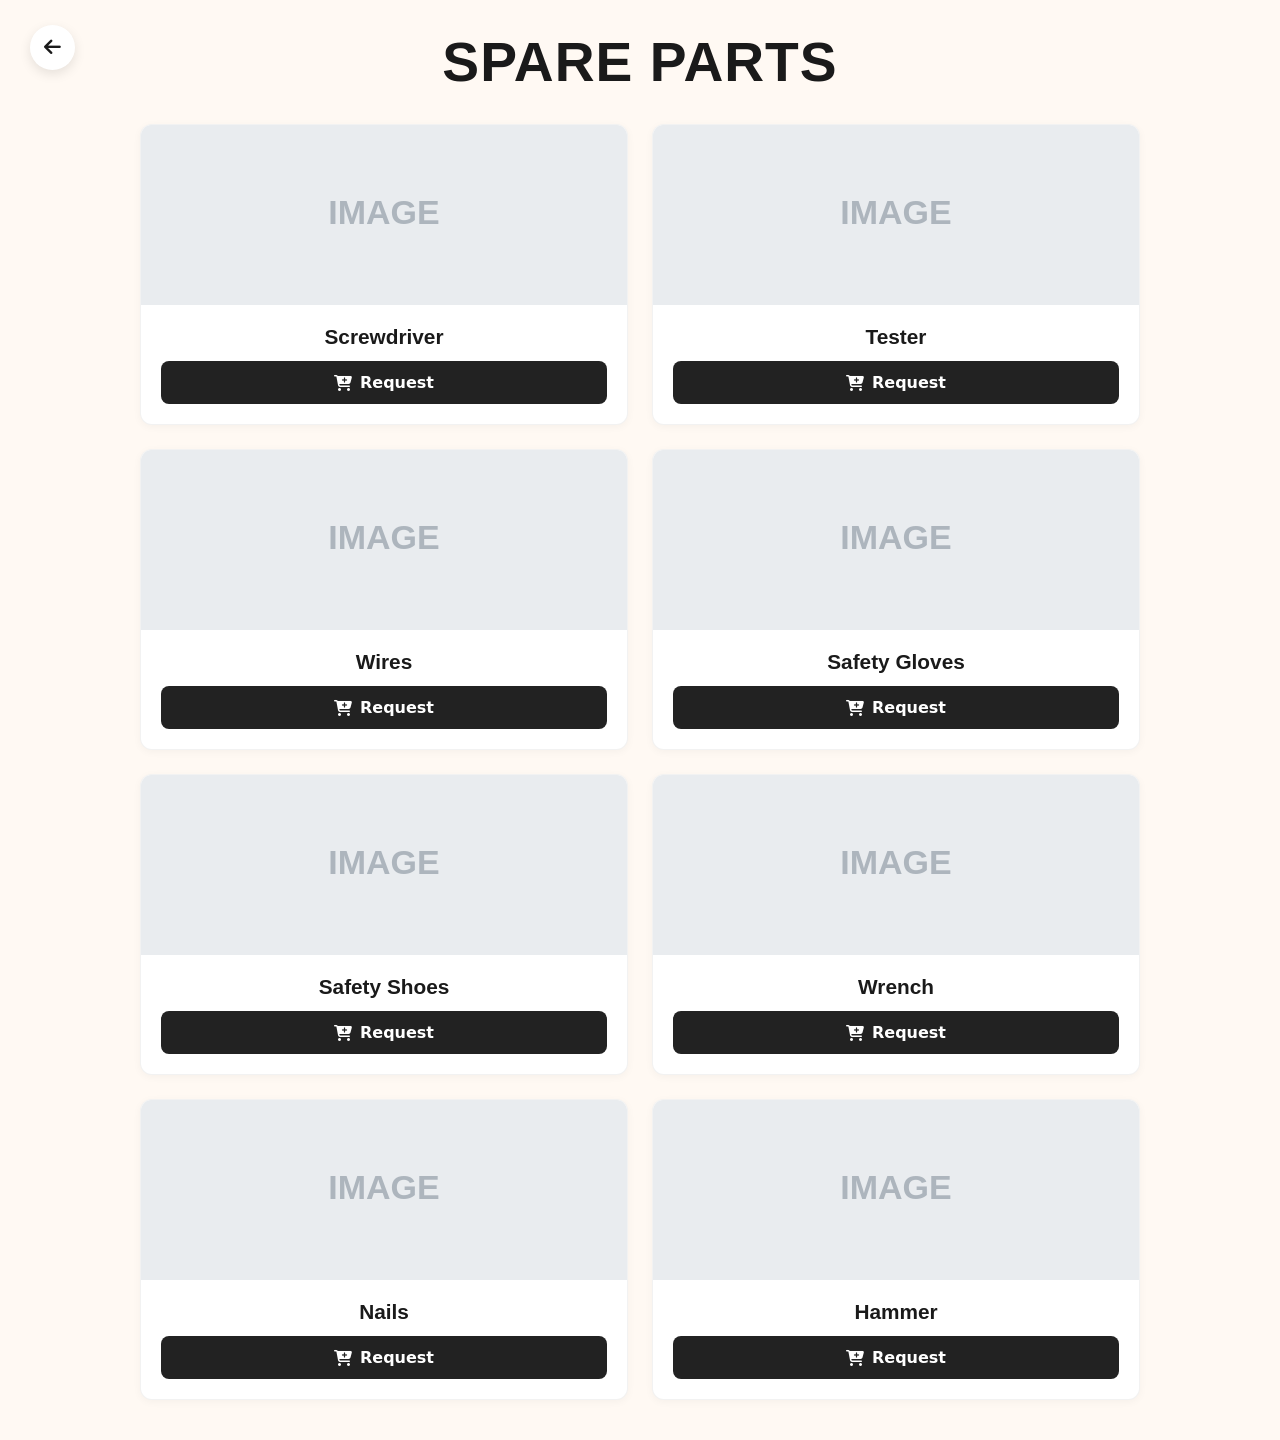
<file: parts.html>
<!DOCTYPE html>
<html lang="en">
<head>
    <meta charset="UTF-8">
    <meta name="viewport" content="width=device-width, initial-scale=1.0">
    <title>Spare Parts</title>
    <link rel="stylesheet" href="parts.css">
    <!-- Font Awesome for icons -->
    <link rel="stylesheet" href="https://cdnjs.cloudflare.com/ajax/libs/font-awesome/6.4.0/css/all.min.css">
</head>
<body>

    <!-- Floating Back Button -->
    <a href="home.html" class="floating-back-btn" aria-label="Go Back">
        <i class="fa-solid fa-arrow-left"></i>
    </a>

    <main class="dashboard">
        <!-- Header Section -->
        <header class="header-section">
            <h1 class="page-title">SPARE PARTS</h1>
        </header>

        <!-- Parts Grid (2 items per row) -->
        <section class="parts-grid-section">
            <div class="parts-grid">

                <!-- Item 1: Screwdriver -->
                <div class="card part-card">
                    <div class="part-image-container">
                        <img src="data:image/svg+xml;utf8,<svg xmlns='http://www.w3.org/2000/svg' width='400' height='180' viewBox='0 0 400 180'><rect width='100%' height='100%' fill='%23e9ecef'/><text x='50%' y='50%' dominant-baseline='middle' text-anchor='middle' font-family='sans-serif' font-weight='bold' font-size='28' fill='%23adb5bd'>IMAGE</text></svg>" alt="Screwdriver" class="part-image">
                    </div>
                    <div class="part-details">
                        <h3 class="part-name">Screwdriver</h3>
                        <button class="btn-solid btn-full"><i class="fa-solid fa-cart-plus"></i> Request</button>
                    </div>
                </div>

                <!-- Item 2: Tester -->
                <div class="card part-card">
                    <div class="part-image-container">
                        <img src="data:image/svg+xml;utf8,<svg xmlns='http://www.w3.org/2000/svg' width='400' height='180' viewBox='0 0 400 180'><rect width='100%' height='100%' fill='%23e9ecef'/><text x='50%' y='50%' dominant-baseline='middle' text-anchor='middle' font-family='sans-serif' font-weight='bold' font-size='28' fill='%23adb5bd'>IMAGE</text></svg>" alt="Tester" class="part-image">
                    </div>
                    <div class="part-details">
                        <h3 class="part-name">Tester</h3>
                        <button class="btn-solid btn-full"><i class="fa-solid fa-cart-plus"></i> Request</button>
                    </div>
                </div>

                <!-- Item 3: Wires -->
                <div class="card part-card">
                    <div class="part-image-container">
                        <img src="data:image/svg+xml;utf8,<svg xmlns='http://www.w3.org/2000/svg' width='400' height='180' viewBox='0 0 400 180'><rect width='100%' height='100%' fill='%23e9ecef'/><text x='50%' y='50%' dominant-baseline='middle' text-anchor='middle' font-family='sans-serif' font-weight='bold' font-size='28' fill='%23adb5bd'>IMAGE</text></svg>" alt="Wires" class="part-image">
                    </div>
                    <div class="part-details">
                        <h3 class="part-name">Wires</h3>
                        <button class="btn-solid btn-full"><i class="fa-solid fa-cart-plus"></i> Request</button>
                    </div>
                </div>

                <!-- Item 4: Safety Gloves -->
                <div class="card part-card">
                    <div class="part-image-container">
                        <img src="data:image/svg+xml;utf8,<svg xmlns='http://www.w3.org/2000/svg' width='400' height='180' viewBox='0 0 400 180'><rect width='100%' height='100%' fill='%23e9ecef'/><text x='50%' y='50%' dominant-baseline='middle' text-anchor='middle' font-family='sans-serif' font-weight='bold' font-size='28' fill='%23adb5bd'>IMAGE</text></svg>" alt="Safety Gloves" class="part-image">
                    </div>
                    <div class="part-details">
                        <h3 class="part-name">Safety Gloves</h3>
                        <button class="btn-solid btn-full"><i class="fa-solid fa-cart-plus"></i> Request</button>
                    </div>
                </div>

                <!-- Item 5: Safety Shoes -->
                <div class="card part-card">
                    <div class="part-image-container">
                        <img src="data:image/svg+xml;utf8,<svg xmlns='http://www.w3.org/2000/svg' width='400' height='180' viewBox='0 0 400 180'><rect width='100%' height='100%' fill='%23e9ecef'/><text x='50%' y='50%' dominant-baseline='middle' text-anchor='middle' font-family='sans-serif' font-weight='bold' font-size='28' fill='%23adb5bd'>IMAGE</text></svg>" alt="Safety Shoes" class="part-image">
                    </div>
                    <div class="part-details">
                        <h3 class="part-name">Safety Shoes</h3>
                        <button class="btn-solid btn-full"><i class="fa-solid fa-cart-plus"></i> Request</button>
                    </div>
                </div>

                <!-- Item 6: Wrench -->
                <div class="card part-card">
                    <div class="part-image-container">
                        <img src="data:image/svg+xml;utf8,<svg xmlns='http://www.w3.org/2000/svg' width='400' height='180' viewBox='0 0 400 180'><rect width='100%' height='100%' fill='%23e9ecef'/><text x='50%' y='50%' dominant-baseline='middle' text-anchor='middle' font-family='sans-serif' font-weight='bold' font-size='28' fill='%23adb5bd'>IMAGE</text></svg>" alt="Wrench" class="part-image">
                    </div>
                    <div class="part-details">
                        <h3 class="part-name">Wrench</h3>
                        <button class="btn-solid btn-full"><i class="fa-solid fa-cart-plus"></i> Request</button>
                    </div>
                </div>

                <!-- Item 7: Nails -->
                <div class="card part-card">
                    <div class="part-image-container">
                        <img src="data:image/svg+xml;utf8,<svg xmlns='http://www.w3.org/2000/svg' width='400' height='180' viewBox='0 0 400 180'><rect width='100%' height='100%' fill='%23e9ecef'/><text x='50%' y='50%' dominant-baseline='middle' text-anchor='middle' font-family='sans-serif' font-weight='bold' font-size='28' fill='%23adb5bd'>IMAGE</text></svg>" alt="Nails" class="part-image">
                    </div>
                    <div class="part-details">
                        <h3 class="part-name">Nails</h3>
                        <button class="btn-solid btn-full"><i class="fa-solid fa-cart-plus"></i> Request</button>
                    </div>
                </div>

                <!-- Item 8: Hammer -->
                <div class="card part-card">
                    <div class="part-image-container">
                        <img src="data:image/svg+xml;utf8,<svg xmlns='http://www.w3.org/2000/svg' width='400' height='180' viewBox='0 0 400 180'><rect width='100%' height='100%' fill='%23e9ecef'/><text x='50%' y='50%' dominant-baseline='middle' text-anchor='middle' font-family='sans-serif' font-weight='bold' font-size='28' fill='%23adb5bd'>IMAGE</text></svg>" alt="Hammer" class="part-image">
                    </div>
                    <div class="part-details">
                        <h3 class="part-name">Hammer</h3>
                        <button class="btn-solid btn-full"><i class="fa-solid fa-cart-plus"></i> Request</button>
                    </div>
                </div>

            </div>
        </section>
    </main>

</body>
</html>
</file>
<file: appointments.css>
/* --- Global Variables --- */
:root {
    --bg-page: #fff9f3;
    --bg-surface: #ffffff;
    --text-primary: #1a1a1a;
    --text-secondary: #635f5a;
    --text-accent: #c28d54;
    --shadow-subtle: rgba(0, 0, 0, 0.04);
}

body {
    margin: 0;
    background-color: var(--bg-page);
    font-family: system-ui, -apple-system, sans-serif;
}

/* --- Layout specific to Appointments Page --- */
.appointments-dashboard {
    /* Sets the width to 60% and centers it on the screen */
    width: 60%; 
    max-width: 800px; /* Prevents it from getting absurdly wide on huge monitors */
    min-width: 320px; /* Ensures it doesn't break on small mobile screens */
    margin: 0 auto;
    padding: 40px 20px 80px 20px; 
    display: flex;
    flex-direction: column;
    gap: 30px;
}

/* --- Floating Back Button --- */
.floating-back-btn {
    position: fixed;
    top: 25px;
    left: 30px;
    width: 45px;
    height: 45px;
    background-color: var(--bg-surface);
    color: var(--text-primary);
    border-radius: 50%;
    display: flex;
    align-items: center;
    justify-content: center;
    text-decoration: none;
    box-shadow: 0 4px 12px rgba(0,0,0,0.1);
    z-index: 1000;
    font-size: 1.2rem;
    transition: transform 0.2s ease, color 0.2s ease;
}

.floating-back-btn:hover {
    color: var(--text-accent);
    transform: scale(1.05);
}

/* --- Page Title --- */
.page-title {
    text-align: center;
    font-size: 2.5rem; 
    color: var(--text-primary);
    font-family: "Roboto", sans-serif;
    margin: 10px 0 20px 0;
}

/* --- The Stacked List --- */
.appointments-list {
    display: flex;
    flex-direction: column;
    gap: 25px; /* Spacing between the stacked cards */
}

/* --- Base Card Styles --- */
.card {
    background: var(--bg-surface);
    border: 1px solid rgba(0,0,0,0.05);
    border-radius: 10px;
    padding: 24px;
    box-shadow: 0 2px 8px var(--shadow-subtle);
}

.appointment-card {
    display: flex;
    flex-direction: column;
}

.card header {
    display: flex;
    justify-content: space-between;
    align-items: center;
    margin-bottom: 16px;
}

.card header h3 {
    margin: 0;
    font-size: 1.5rem;
    color: var(--text-primary);
    font-family: "Roboto", sans-serif;
}

.card p {
    color: var(--text-secondary);
    font-size: 1rem;
    margin: 10px 0;
    display: flex;
    align-items: center;
    gap: 10px;
}

.card p i {
    color: var(--text-accent);
    width: 16px;
    text-align: center;
}

/* --- Buttons --- */
.button-grid-2 {
    display: grid;
    grid-template-columns: 1fr 1fr;
    gap: 12px;
    margin-top: 24px;
}

button {
    cursor: pointer;
    font-family: inherit;
    font-size: 1rem;
    font-weight: 600;
    border-radius: 8px;
    padding: 12px;
    border: none;
    display: flex;
    justify-content: center;
    align-items: center;
    gap: 8px;
    transition: all 0.2s ease-in-out;
}

.btn-outline {
    background: transparent;
    border: 1px solid #eaeaea; 
    color: var(--text-primary);
}

.btn-outline:hover {
    background: #222222;
    color: #ffffff;
}

.btn-solid {
    background: #222222;
    color: #ffffff;
}

.btn-solid:hover {
    transform: translateY(-3px);
    box-shadow: 0 5px 12px rgba(0, 0, 0, 0.2);
}

.btn-full {
    width: 100%;
    margin-top: 12px;
}



/* ========================================== */
/* --- Mobile Responsiveness (Phones) --- */
/* ========================================== */
@media (max-width: 768px) {
    /* Expands width from 60% to 95% on small screens */
    .appointments-dashboard {
        width: 95%;
        padding: 20px 10px 40px 10px;
    }
    .floating-back-btn {
        top: 15px;
        left: 15px;
        width: 40px;
        height: 40px;
    }
    .page-title {
        font-size: 2rem;
        margin-top: 50px;
    }
    /* Stacks the Call and Navigate buttons */
    .button-grid-2 {
        grid-template-columns: 1fr;
    }
}
</file>
<file: calendar.css>
/* --- Global Variables --- */
:root {
    --bg-page: #fff9f3;
    --bg-surface: #ffffff;
    --text-primary: #1a1a1a;
    --text-secondary: #635f5a;
    --text-accent: #c28d54;
    --shadow-subtle: rgba(0, 0, 0, 0.04);
}

body {
    margin: 0;
    background-color: var(--bg-page);
    font-family: system-ui, -apple-system, sans-serif;
}

/* --- Reusable Base Layout --- */
.dashboard {
    padding: 20px 40px 40px 40px; 
    display: flex;
    flex-direction: column;
    gap: 20px;
    max-width: 900px;
    margin: 0 auto;
}

/* --- Floating Back Button --- */
.floating-back-btn {
    position: fixed;
    top: 25px;
    left: 30px;
    width: 45px;
    height: 45px;
    background-color: var(--bg-surface);
    color: var(--text-primary);
    border-radius: 50%;
    display: flex;
    align-items: center;
    justify-content: center;
    text-decoration: none;
    box-shadow: 0 4px 12px rgba(0,0,0,0.1);
    z-index: 1000;
    font-size: 1.2rem;
    transition: transform 0.2s ease, color 0.2s ease;
}

.floating-back-btn:hover {
    color: var(--text-accent);
    transform: scale(1.05);
}

/* --- Header Section --- */
.header-section {
    display: flex;
    flex-direction: column;
    position: relative;
    width: 100%;
}

.page-title {
    text-align: center;
    font-size: 3.2rem; 
    color: var(--text-primary);
    font-family: "Roboto", sans-serif;
    margin: 10px 0 10px 0;
    font-weight: 800;
    letter-spacing: 1px;
}

/* --- Controls Section --- */
.calendar-controls {
    display: flex;
    justify-content: center;
    align-items: center;
    gap: 20px;
    flex-wrap: wrap;
    background: var(--bg-surface);
    padding: 16px 24px;
    border-radius: 12px;
    border: 1px solid rgba(0,0,0,0.05);
    box-shadow: 0 2px 8px var(--shadow-subtle);
}

.control-group {
    display: flex;
    align-items: center;
    gap: 8px;
    font-weight: 700;
    color: var(--text-secondary);
}

.dropdown {
    background: var(--bg-page);
    border: 1px solid #eaeaea;
    border-radius: 8px;
    padding: 8px 14px;
    font-size: 1rem;
    font-weight: 700;
    color: var(--text-primary);
    cursor: pointer;
    outline: none;
    transition: border-color 0.2s ease;
}

.dropdown:hover, .dropdown:focus {
    border-color: var(--text-accent);
}

.leave-info-badge {
    display: flex;
    align-items: center;
    gap: 8px;
    background: #fdf3e7;
    color: #a86c2e;
    padding: 8px 16px;
    border-radius: 8px;
    font-weight: 600;
    font-size: 0.95rem;
}

/* --- Calendar Card & Grid --- */
.card {
    background: var(--bg-surface);
    border: 1px solid rgba(0,0,0,0.05);
    border-radius: 12px;
    box-shadow: 0 2px 8px var(--shadow-subtle);
    padding: 24px;
}

.calendar-grid {
    display: grid;
    grid-template-columns: repeat(7, 1fr);
    gap: 10px;
}

.weekdays {
    text-align: center;
    font-weight: 700;
    color: var(--text-secondary);
    text-transform: uppercase;
    font-size: 0.9rem;
    margin-bottom: 12px;
    border-bottom: 1px solid #f0f0f0;
    padding-bottom: 10px;
}

.day-cell {
    aspect-ratio: 1;
    display: flex;
    flex-direction: column;
    align-items: center;
    justify-content: center;
    border-radius: 10px;
    background-color: var(--bg-page);
    color: var(--text-primary);
    user-select: none;
    padding: 4px;
    box-sizing: border-box;
    position: relative; /* Fixed position layout context */
    overflow: hidden;   /* Prevents element expansion */
}

.day-number {
    font-size: 1.1rem;
    font-weight: 600;
}

/* Disabled state for dates outside July 15, 2026 - July 31, 2027 */
.disabled-day {
    background-color: #f2f2f2;
    color: #cccccc;
    cursor: not-allowed;
    text-decoration: line-through;
}

/* Selectable future dates */
.selectable-day {
    cursor: pointer;
    transition: all 0.2s ease;
    border: 1px solid transparent;
}

.selectable-day:hover {
    background-color: #222222;
    color: #ffffff;
    transform: translateY(-2px);
    box-shadow: 0 4px 10px rgba(0,0,0,0.15);
}

/* Special indicator for today */
.today-day {
    border: 2px solid var(--text-accent);
}

/* State when leave is applied: Yellow theme with PL badge */
.leave-applied-day {
    background-color: #ffeb3b !important;
    color: #333333 !important;
    border: 1px solid #fbc02d !important;
}

.leave-applied-day .day-number {
    font-weight: 800;
}

.pl-badge {
    font-size: 0.65rem;
    font-weight: 800;
    text-transform: uppercase;
    background-color: rgba(0, 0, 0, 0.15);
    color: #222;
    padding: 2px 4px;
    border-radius: 4px;
    text-align: center;
    letter-spacing: 0.5px;
    position: absolute; /* Kept out of standard layout flow */
    bottom: 4px;
    left: 50%;
    transform: translateX(-50%);
    white-space: nowrap;
}

/* Empty placeholder cells */
.empty-cell {
    background: transparent;
}

/* --- Modal Styles --- */
.modal {
    display: none;
    position: fixed;
    top: 0;
    left: 0;
    width: 100%;
    height: 100%;
    background: rgba(0, 0, 0, 0.4);
    z-index: 2000;
    justify-content: center;
    align-items: center;
    padding: 15px;
    box-sizing: border-box;
}

.modal-content {
    max-width: 420px;
    width: 100%;
    animation: popup 0.25s ease-out;
}

@keyframes popup {
    from { transform: scale(0.9); opacity: 0; }
    to { transform: scale(1); opacity: 1; }
}

.modal-header {
    display: flex;
    justify-content: space-between;
    align-items: center;
    border-bottom: 1px solid #eee;
    padding-bottom: 12px;
    margin-bottom: 16px;
}

.modal-header h2 {
    margin: 0;
    font-size: 1.3rem;
    color: var(--text-primary);
}

.close-btn {
    font-size: 1.5rem;
    font-weight: bold;
    cursor: pointer;
    color: var(--text-secondary);
}

.close-btn:hover {
    color: var(--text-primary);
}

.modal-body p {
    margin: 8px 0;
    color: var(--text-secondary);
}

.modal-date-info {
    font-size: 1.1rem;
    color: var(--text-primary) !important;
}

.leave-balance-box {
    margin: 16px 0;
    padding: 12px;
    background: #f8f9fa;
    border-radius: 8px;
    display: flex;
    align-items: center;
    gap: 10px;
    font-size: 0.95rem;
    color: var(--text-primary);
}

.modal-actions {
    display: flex;
    gap: 12px;
    margin-top: 20px;
}

button {
    cursor: pointer;
    font-family: inherit;
    font-size: 1rem;
    font-weight: 600;
    border-radius: 8px;
    padding: 12px;
    border: none;
    flex: 1;
    transition: all 0.2s ease-in-out;
}

.btn-solid {
    background: #222222;
    color: #ffffff;
}

.btn-solid:hover {
    transform: translateY(-2px);
    box-shadow: 0 4px 10px rgba(0, 0, 0, 0.2);
}

.btn-outline {
    background: transparent;
    border: 1px solid #cccccc;
    color: var(--text-primary);
}

.btn-outline:hover {
    background: #f5f5f5;
}

/* --- Responsive Adjustments --- */
@media (max-width: 768px) {
    .dashboard {
        padding: 20px 15px;
    }
    .floating-back-btn {
        top: 15px;
        left: 15px;
        width: 40px;
        height: 40px;
    }
    .page-title {
        font-size: 2.3rem;
        margin-top: 50px;
    }
    .calendar-grid {
        gap: 6px;
    }
    .day-cell {
        border-radius: 6px;
        padding: 2px;
        justify-content: flex-start;
        padding-top: 4px;
    }
    .day-number {
        font-size: 0.85rem;
    }
    .pl-badge {
        font-size: 0.45rem;
        padding: 1px 2px;
        bottom: 2px;
    }
}
</file>
<file: home.css>
:root {
    --bg-page: #fff9f3;
    --bg-surface: #ffffff;
    --bg-success-light: #e5f0e6;
    --text-primary: #1a1a1a;
    --text-secondary: #635f5a;
    --text-accent: #c28d54;
    --icon-star: #fbc02d;
    --shadow-subtle: rgba(0, 0, 0, 0.04);
}

/* Prevents horizontal scrolling universally */
*, *::before, *::after {
    box-sizing: border-box; 
}

body {
    margin: 0;
    background-color: var(--bg-page);
    font-family: system-ui, -apple-system, sans-serif;
    overflow-x: hidden; 
}

/* --- BASE DESKTOP STYLES --- */

.top-navbar {
    background-color: var(--bg-surface);
    display: flex;
    justify-content: center;
    gap: 800px;
    align-items: center;
    padding: 0 4rem;
    border-radius: 0 0 0.9375rem 0.9375rem; /* 15px */
    box-shadow: 0 0.25rem 0.9375rem var(--shadow-subtle);
    height: 5.5rem;
    position: relative; 
}

.greeting {
    margin: 0;
    font-size: 2.3rem;
    color: var(--text-primary);
    font-family: "Roboto", sans-serif;
}

.nav-right {
    display: flex;
    align-items: center;
}

.nav-item {
    text-decoration: none;
    display: flex;
    align-items: center;
    gap: 0.5rem;
    font-weight: 600;
    font-size: 1.1rem;
    color: var(--text-primary);
}

/* Borderless Styled Button for Overview Navigation */
.nav-btn {
    background-color: #ffffff;
    border: none;
    color: var(--text-primary);
    padding: 0.6rem 1.4rem;
    border-radius: 0.8rem;
    box-shadow: 0 4px 10px rgba(0, 0, 0, 0.12);
    transition: all 0.3s cubic-bezier(0.25, 0.8, 0.25, 1);
}

.nav-btn i {
    color: var(--text-accent);
}

.nav-btn:hover {
    background-color: var(--text-accent);
    color: #ffffff;
    transform: translateY(-2px);
    box-shadow: 0 4px 12px rgba(194, 141, 84, 0.35);
}

.nav-btn:hover i {
    color: #ffffff;
}

.nav-btn:active {
    transform: translateY(0);
    box-shadow: 0 2px 4px rgba(194, 141, 84, 0.2);
}

.dashboard {
    padding: 2.5rem; /* 40px */
    display: grid;
    gap: 1.875rem; /* 30px */
    max-width: 75rem; /* 1200px */
    margin: 0 auto;
}

section h2 {
    color: var(--text-accent);
    font-size: 1rem;
    font-weight: 700;
    letter-spacing: 0.0625rem;
    margin: 0 0 0.75rem 0; /* 12px */
    text-transform: uppercase;
}

.card {
    display: flex;
    justify-content: space-around; 
    background: var(--bg-surface);
    border: 0.0625rem solid rgba(0,0,0,0.05); /* 1px */
    border-radius: 0.625rem; /* 10px */
    padding: 1.5rem; /* 24px */
    box-shadow: 0 0.125rem 0.5rem var(--shadow-subtle); /* 2px 8px */
}

.overview-grid h3 {
    margin: 0 0 0.3125rem 0; /* 5px */
    font-size: 2rem;
    color: var(--text-primary);
    font-family: "Roboto", sans-serif;
}

.card.overview-grid p {
    margin: 0;
    color: var(--text-secondary);
    font-size: 1rem;
    display: flex;
    align-items: center;
    gap: 0.375rem; /* 6px */
}

.overview-grid p i {
    color: var(--text-accent);
}

.overview-grid div{
    display: flex;
    flex-direction: column;
    align-items: center;
}

.middle-grid {
    display: grid;
    grid-template-columns: 1fr 1fr;
    gap: 1.25rem; /* 20px */
}

.middle-column {
    display: flex;
    flex-direction: column;
}

.middle-grid div div.card {
    display: flex;
    flex-direction: column;
    flex-grow: 1; 
}

.middle-column .card{
    border-left: 0.25rem solid var(--text-accent); /* 4px */
}

.card header {
    display: flex;
    justify-content: space-between; 
    align-items: center; 
    margin-bottom: 1rem; /* 16px */
}

.card header h3 {
    margin: 0;
    font-size: 1.5rem;
    color: var(--text-primary);
    font-family: "Roboto", sans-serif;
}

.card header .price {
    color: #3b7c41; 
    font-weight: 700;
    font-size: 1rem;
}

.card p {
    color: var(--text-secondary);
    font-size: 1rem;
    margin: 0.625rem 0; /* 10px */
    display: flex;
    align-items: center;
    gap: 0.625rem; /* 10px */
}

.card p i {
    color: var(--text-accent);
    width: 1rem; /* 16px */
    text-align: center;
}

.button-grid-2 {
    display: grid;
    grid-template-columns: 1fr 1fr;
    gap: 0.75rem; /* 12px */
    margin-top: 1.5rem; /* 24px */
}

button {
    cursor: pointer;
    font-family: inherit;
    font-size: 1rem;
    font-weight: 600;
    border-radius: 0.5rem; /* 8px */
    padding: 0.75rem; /* 12px */
    border: none;
    display: flex;
    justify-content: center;
    align-items: center;
    gap: 0.5rem; /* 8px */
    transition: all ease-in-out;
}

.btn-outline {
    background: transparent;
    border: 0.0625rem solid #eaeaea; 
    color: var(--text-primary);
}

.btn-solid {
    background: #222222;
    color: #ffffff;
    transition: transform 0.2s ease, box-shadow 0.2s ease, opacity 0.2s ease;
}

.btn-solid:disabled {
    background-color: #cccccc;
    color: #888888;
    cursor: not-allowed;
    transform: none !important;
    box-shadow: none !important;
}

.btn-full {
    width: 100%;
    margin-top: 0.75rem; /* 12px */
}

.btn-outline:hover{
    background: #222222;
    color: #ffffff;
}

.btn-solid:hover:not(:disabled) {
    transform: translateY(-0.1875rem); /* -3px */
    box-shadow: 0 0.3125rem 0.75rem rgba(0, 0, 0, 0.2);
}

.view-more {
    color: #3b7c41;
    font-size: 1rem;
    font-weight: 600;
    text-decoration: none;
    margin-top: auto; 
    align-self: flex-end; 
    padding-top: 1.25rem; /* 20px */
}

.view-more:hover {
    text-decoration: underline;
}

/* --- Quick Actions Grid --- */
.quick-actions-grid {
    display: grid;
    grid-template-columns: repeat(3, 1fr);
    gap: 1.25rem; /* 20px */
    padding: 0;
    background: transparent;
    border: none;
    box-shadow: none;
}

.action-btn {
    display: flex;
    flex-direction: column;
    align-items: center;
    justify-content: center;
    gap: 0.75rem; /* 12px */
    background: var(--bg-surface);
    border: 0.0625rem solid rgba(0,0,0,0.05);
    border-radius: 0.625rem;
    padding: 1.5rem;
    color: var(--text-primary);
    box-shadow: 0 0.125rem 0.5rem var(--shadow-subtle);
}

.action-btn i {
    font-size: 1.8rem;
    color: var(--text-accent);
}

.action-btn span {
    font-size: 1.1rem;
    font-weight: 500;
}

/* ========================================== */
/* --- Pop-up Modal Animations & Styles --- */
/* ========================================== */

@keyframes fadeIn {
    from { opacity: 0; }
    to { opacity: 1; }
}

@keyframes popOut {
    0% {
        opacity: 0;
        transform: scale(0.8); 
    }
    100% {
        opacity: 1;
        transform: scale(1); 
    }
}

.modal {
    display: none; 
    position: fixed; 
    z-index: 9999; 
    left: 0;
    top: 0;
    width: 100%; 
    height: 100%; 
    background-color: rgba(0, 0, 0, 0.6); 
    align-items: center; 
    justify-content: center; 
    backdrop-filter: blur(0.1875rem); /* 3px */
    animation: fadeIn 0.2s ease-out; 
}

.modal-content {
    background-color: var(--bg-page);
    border-radius: 0.9375rem; /* 15px */
    width: 90%;
    max-width: 34.375rem; /* 550px */
    box-shadow: 0 0.625rem 2.5rem rgba(0,0,0,0.3);
    display: flex;
    flex-direction: column;
    animation: popOut 0.3s cubic-bezier(0.175, 0.885, 0.32, 1.275) forwards;
}

.modal-header {
    display: flex;
    justify-content: space-between;
    align-items: center;
    padding: 1.25rem 1.5rem;
    border-bottom: 0.0625rem solid #eaeaea;
    background-color: var(--bg-surface);
    border-radius: 0.9375rem 0.9375rem 0 0;
}

.modal-header h2 {
    margin: 0;
    font-size: 1.2rem;
}

.close-btn {
    color: var(--text-secondary);
    font-size: 1.75rem; /* 28px */
    font-weight: bold;
    cursor: pointer;
    transition: color 0.2s ease;
    line-height: 1;
}

.close-btn:hover {
    color: #d32f2f; 
}

.modal-body {
    padding: 1.5rem;
    max-height: 65vh; 
    overflow-y: auto; 
    overflow-x: hidden; 
    display: flex;
    flex-direction: column;
    gap: 1.25rem; /* 20px */
}

.modal-body::-webkit-scrollbar {
    width: 0.5rem; /* 8px */
}
.modal-body::-webkit-scrollbar-track {
    background: #f1f1f1;
    border-radius: 0.5rem;
}
.modal-body::-webkit-scrollbar-thumb {
    background: #c1c1c1;
    border-radius: 0.5rem;
}
.modal-body::-webkit-scrollbar-thumb:hover {
    background: var(--text-secondary);
}

.popup-card {
    margin: 0;
    width: 100%; 
    flex-direction: column; 
    justify-content: flex-start; 
}

/* --- Support Modal Styles --- */
.support-modal-body {
    display: flex;
    flex-direction: column;
    gap: 1.2rem;
}

.support-modal-body h3 {
    margin: 0;
    font-size: 1.4rem;
    color: var(--text-primary);
    font-family: "Roboto", sans-serif;
}

.support-field {
    display: flex;
    flex-direction: column;
    gap: 0.5rem;
}

.support-field label {
    font-size: 1rem;
    font-weight: 600;
    color: var(--text-secondary);
}

.support-dropdown {
    width: 100%;
    padding: 0.75rem;
    border-radius: 0.5rem;
    border: 1px solid #cccccc;
    font-size: 1rem;
    font-family: inherit;
    color: var(--text-primary);
    background-color: var(--bg-surface);
    outline: none;
    cursor: pointer;
}

.support-dropdown:focus {
    border-color: var(--text-accent);
}

/* --- Support Toast Banner --- */
.support-success-toast {
    position: fixed;
    top: 1.5rem;
    right: 1.5rem;
    background-color: #3b7c41;
    color: #ffffff;
    padding: 1rem 1.5rem;
    border-radius: 0.625rem;
    display: flex;
    align-items: center;
    gap: 0.75rem;
    font-weight: 600;
    font-size: 1rem;
    box-shadow: 0 0.5rem 1.5rem rgba(0, 0, 0, 0.15);
    z-index: 10000;
    opacity: 0;
    visibility: hidden;
    transform: translateY(-20px);
    transition: all 0.3s ease;
}

.support-success-toast.show {
    opacity: 1;
    visibility: visible;
    transform: translateY(0);
}

/* ========================================== */
/* --- Mobile Responsiveness (Phones) --- */
/* ========================================== */

@media (max-width: 768px) {
    .top-navbar {
        height: 4.5rem;
        padding: 0 1.25rem;
        justify-content: space-between;
        gap: 0;
        border-radius: 0 0 0.75rem 0.75rem;
    }

    .greeting {
        font-size: 1.5rem;
    }

    .nav-btn {
        padding: 0.45rem 0.85rem;
        font-size: 0.9rem;
    }

    .dashboard {
        padding: 1.25rem 1rem;
        gap: 1.5rem;
    }

    section h2 {
        font-size: 0.875rem;
        margin-bottom: 0.625rem;
    }
    
    .overview-grid {
        display: grid;
        grid-template-columns: repeat(2, 1fr);
        gap: 1rem;
        padding: 1rem;
    }

    .overview-grid h3 {
        font-size: 1.5rem;
    }

    .card.overview-grid p {
        font-size: 0.875rem;
    }

    .middle-grid {
        grid-template-columns: 1fr; 
        gap: 1.5rem;
    }

    .card {
        padding: 1.25rem;
    }
    
    .card header {
        flex-direction: row; 
        align-items: center; 
        justify-content: space-between;
        margin-bottom: 0.75rem;
    }

    .card header h3 {
        font-size: 1.25rem;
    }

    .card header .price {
        font-size: 1.1rem;
    }

    .card p {
        font-size: 0.9375rem;
        margin: 0.5rem 0;
    }

    .quick-actions-grid {
        grid-template-columns: 1fr;
        gap: 0.875rem;
    }

    .action-btn {
        flex-direction: row;
        justify-content: flex-start;
        padding: 1rem 1.25rem;
        gap: 1rem;
    }

    .action-btn i {
        font-size: 1.5rem;
    }

    .action-btn span {
        font-size: 1rem;
    }
    
    .button-grid-2 {
        grid-template-columns: 1fr;
        gap: 0.625rem;
        margin-top: 1rem;
    }

    button {
        padding: 0.875rem;
        font-size: 0.95rem;
    }

    .view-more {
        align-self: center;
        padding-top: 1rem;
    }
    
    .modal-content {
        width: 92%;
        margin: auto;
    }

    .modal-header {
        padding: 1rem 1.25rem;
    }

    .modal-body {
        padding: 1rem;
        max-height: 70vh;
    }

    .support-success-toast {
        top: 1rem;
        right: 1rem;
        left: 1rem;
        justify-content: center;
        padding: 0.875rem 1rem;
        font-size: 0.9rem;
    }
}
</file>
<file: months.css>
/* --- Global Variables --- */
:root {
    --bg-page: #fff9f3;
    --bg-surface: #ffffff;
    --text-primary: #1a1a1a;
    --text-secondary: #635f5a;
    --text-accent: #c28d54;
    --shadow-subtle: rgba(0, 0, 0, 0.04);
    --color-green: #3b7c41;
}

body {
    margin: 0;
    background-color: var(--bg-page);
    font-family: system-ui, -apple-system, sans-serif;
}

/* --- Reusable Base Layout --- */
.dashboard {
    padding: 20px 40px 40px 40px; 
    display: flex;
    flex-direction: column;
    gap: 20px;
    max-width: 1200px;
    margin: 0 auto;
}

/* --- Floating Back Button --- */
.floating-back-btn {
    position: fixed;
    top: 25px;
    left: 30px;
    width: 45px;
    height: 45px;
    background-color: var(--bg-surface);
    color: var(--text-primary);
    border-radius: 50%;
    display: flex;
    align-items: center;
    justify-content: center;
    text-decoration: none;
    box-shadow: 0 4px 12px rgba(0,0,0,0.1);
    z-index: 1000;
    font-size: 1.2rem;
    transition: transform 0.2s ease, color 0.2s ease;
}

.floating-back-btn:hover {
    color: var(--text-accent);
    transform: scale(1.05);
}

/* --- Header Section --- */
.header-section {
    display: flex;
    flex-direction: column;
    position: relative;
    width: 100%;
}

.page-title {
    text-align: center;
    font-size: 3.45rem; 
    color: var(--text-primary);
    font-family: "Roboto", sans-serif;
    margin: 10px 0 0 0;
    font-weight: 800;
    letter-spacing: 1px;
}

/* --- Year Dropdown Selector --- */
.year-selector-section {
    display: flex;
    justify-content: center;
    margin-bottom: 10px;
}

.year-dropdown-container {
    display: flex;
    align-items: center;
    gap: 12px;
    background: var(--bg-surface);
    padding: 12px 24px;
    border-radius: 12px;
    border: 1px solid rgba(0,0,0,0.05);
    box-shadow: 0 2px 8px var(--shadow-subtle);
}

.year-label {
    font-size: 1.1rem;
    font-weight: 700;
    color: var(--text-secondary);
    text-transform: uppercase;
    letter-spacing: 0.5px;
}

.year-dropdown {
    background: transparent;
    border: 1px solid #eaeaea;
    border-radius: 8px;
    padding: 8px 16px;
    font-size: 1.1rem;
    font-weight: 700;
    color: var(--text-primary);
    cursor: pointer;
    outline: none;
    transition: border-color 0.2s ease;
}

.year-dropdown:focus, 
.year-dropdown:hover {
    border-color: var(--text-accent);
}

/* --- Months Grid --- */
.months-grid-section {
    width: 100%;
}

.months-grid {
    display: grid;
    grid-template-columns: repeat(auto-fill, minmax(260px, 1fr));
    gap: 16px;
}

.month-card {
    background: var(--bg-surface);
    border: 1px solid rgba(0,0,0,0.05);
    border-radius: 12px;
    padding: 20px 24px;
    box-shadow: 0 2px 8px var(--shadow-subtle);
    display: flex;
    justify-content: space-between;
    align-items: center;
    text-decoration: none;
    color: var(--text-primary);
    font-size: 1.1rem;
    font-weight: 600;
    transition: transform 0.2s ease, box-shadow 0.2s ease, border-color 0.2s ease;
}

.month-card i {
    color: var(--text-accent);
    transition: transform 0.2s ease;
}

.month-card:hover {
    transform: translateY(-2px);
    box-shadow: 0 4px 12px rgba(0,0,0,0.08);
    border-color: var(--text-accent);
}

.month-card:hover i {
    transform: translateX(4px);
}

.active-month {
    border-left: 4px solid var(--text-accent);
}

/* ========================================== */
/* --- Mobile Responsiveness (Phones) --- */
/* ========================================== */
@media (max-width: 768px) {
    .dashboard {
        padding: 20px 15px;
    }
    .floating-back-btn {
        top: 15px;
        left: 15px;
        width: 40px;
        height: 40px;
    }
    .page-title {
        font-size: 2.5rem;
        margin-top: 50px;
    }
    .months-grid {
        grid-template-columns: 1fr;
    }
}
</file>
<file: overview.css>
/* --- Global Variables --- */
:root {
    --bg-page: #fff9f3;
    --bg-surface: #ffffff;
    --bg-success-light: #e5f0e6;
    --text-primary: #1a1a1a;
    --text-secondary: #635f5a;
    --text-accent: #c28d54;
    --shadow-subtle: rgba(0, 0, 0, 0.04);
    --color-green: #3b7c41;
    --color-red: #d32f2f;
}

body {
    margin: 0;
    background-color: var(--bg-page);
    font-family: system-ui, -apple-system, sans-serif;
}

/* --- Reusable Base Layout --- */
.dashboard {
    padding: 20px 40px 40px 40px; 
    display: flex;
    flex-direction: column;
    gap: 12px;
    max-width: 1200px;
    margin: 0 auto;
}

.card {
    background: var(--bg-surface);
    border: 1px solid rgba(0,0,0,0.05);
    border-radius: 12px;
    padding: 24px;
    box-shadow: 0 2px 8px var(--shadow-subtle);
}

/* --- Floating Back Button --- */
.floating-back-btn {
    position: fixed;
    top: 25px;
    left: 30px;
    width: 45px;
    height: 45px;
    background-color: var(--bg-surface);
    color: var(--text-primary);
    border-radius: 50%;
    display: flex;
    align-items: center;
    justify-content: center;
    text-decoration: none;
    box-shadow: 0 4px 12px rgba(0,0,0,0.1);
    z-index: 1000;
    font-size: 1.2rem;
    transition: transform 0.2s ease, color 0.2s ease;
}

.floating-back-btn:hover {
    color: var(--text-accent);
    transform: scale(1.05);
}

/* --- Header Layout --- */
.header-section {
    display: flex;
    flex-direction: column;
    position: relative;
    width: 100%;
}

.page-title {
    text-align: center;
    font-size: 3.45rem; 
    color: var(--text-primary);
    font-family: "Roboto", sans-serif;
    margin: 10px 0 0 0;
    font-weight: 800;
    letter-spacing: 1px;
}

.month-heading {
    text-align: left;
    font-size: 2.2rem;
    color: #000000;
    font-family: "Roboto", sans-serif;
    font-weight: 900;
    margin: 0;
    text-transform: uppercase;
    letter-spacing: 1px;
}

/* --- Summary Section: Pushes Box to Left & Legend to Right --- */
.summary-section {
    display: flex;
    align-items: flex-end;
    justify-content: space-between; /* Far left and far right alignment */
    width: 100%;
    margin-top: 6px;
}

.metric-card {
    display: flex;
    flex-direction: column;
    gap: 12px;
    min-width: 330px;
    padding: 36px 36px;
}

.metric-label {
    font-size: 1.25rem;
    font-weight: 700;
    color: var(--text-secondary);
    letter-spacing: 0.8px;
    text-transform: uppercase;
}

.metric-value {
    font-size: 3.3rem;
    font-weight: 800;
    color: var(--text-primary);
    line-height: 1;
}

/* --- Table Indicator / Legend Badge --- */
.table-legend {
    display: flex;
    align-items: center;
    font-size: 0.95rem;
    color: var(--text-secondary);
    font-weight: 600;
    margin-bottom: 8px; /* Baseline alignment with the card */
}

.legend-item {
    display: flex;
    align-items: center;
    gap: 8px;
    background-color: var(--bg-surface);
    padding: 10px 18px;
    border-radius: 20px;
    border: 1px solid rgba(0,0,0,0.05);
    box-shadow: 0 1px 4px var(--shadow-subtle);
}

.cross-icon {
    color: var(--color-red);
    font-size: 1.1rem;
}

/* --- Overview Table Section --- */
.history-section {
    display: flex;
    flex-direction: column;
    gap: 10px;
    margin-top: 8px;
}

.data-card {
    padding: 0;
    overflow: hidden;
}

.overview-table {
    width: 100%;
    border-collapse: collapse;
    text-align: left;
}

.overview-table th {
    background-color: #fcf8f3;
    color: var(--text-accent);
    font-size: 0.85rem;
    font-weight: 700;
    letter-spacing: 1px;
    text-transform: uppercase;
    padding: 16px 24px;
    border-bottom: 2px solid #eaeaea;
}

.overview-table td {
    padding: 16px 24px;
    border-bottom: 1px solid #eaeaea;
    color: var(--text-primary);
    font-size: 0.95rem;
    vertical-align: middle;
}

.overview-table tbody tr:last-child td {
    border-bottom: none;
}

/* Job List inside Table */
.table-job-list {
    list-style: none;
    padding: 0;
    margin: 0;
    display: flex;
    flex-direction: column;
    gap: 6px;
}

.table-job-list li {
    display: flex;
    align-items: center;
    gap: 8px;
}

.table-job-list i {
    color: var(--text-accent);
    font-size: 0.85rem;
}

/* Table Rating and Amounts */
.rating-stars {
    font-weight: 600;
    color: var(--text-primary);
}

.rating-stars i {
    color: #f39c12;
    margin-right: 4px;
}

.amount-cell {
    color: var(--color-green);
    font-weight: 700;
}

/* --- Row Special States (Absent & Sunday) --- */
.row-absent td {
    color: var(--color-red);
    font-weight: 600;
}

.row-absent .fa-xmark {
    font-size: 1.1rem;
}

.row-sunday td {
    color: var(--color-green);
    font-weight: 700;
    text-transform: capitalize;
}

/* --- View Previous Container --- */
.view-previous-container {
    padding: 15px 0; 
    display: flex;
    justify-content: flex-end; 
}

.view-more {
    color: var(--color-green);
    font-size: 1rem;
    font-weight: 600;
    text-decoration: none;
    cursor: pointer;
}

.view-more:hover {
    text-decoration: underline;
}

/* ========================================== */
/* --- Mobile Responsiveness (Phones) --- */
/* ========================================== */
@media (max-width: 768px) {
    .dashboard {
        padding: 20px 15px;
    }
    .floating-back-btn {
        top: 15px;
        left: 15px;
        width: 40px;
        height: 40px;
    }
    .page-title {
        font-size: 2.5rem;
        margin-top: 50px;
    }
    .month-heading {
        font-size: 1.8rem;
    }
    .summary-section {
        flex-direction: column;
        align-items: flex-start;
        gap: 15px;
    }
    .metric-card {
        min-width: 100%;
        padding: 24px;
    }
    .metric-label {
        font-size: 1rem;
    }
    .metric-value {
        font-size: 2.5rem;
    }
    .data-card {
        overflow-x: auto;
    }
}
</file>
<file: parts.css>
/* --- Global Variables --- */
:root {
    --bg-page: #fff9f3;
    --bg-surface: #ffffff;
    --text-primary: #1a1a1a;
    --text-secondary: #635f5a;
    --text-accent: #c28d54;
    --shadow-subtle: rgba(0, 0, 0, 0.04);
}

body {
    margin: 0;
    background-color: var(--bg-page);
    font-family: system-ui, -apple-system, sans-serif;
}

/* --- Reusable Base Layout --- */
.dashboard {
    padding: 20px 40px 40px 40px; 
    display: flex;
    flex-direction: column;
    gap: 20px;
    max-width: 1000px;
    margin: 0 auto;
}

/* --- Floating Back Button --- */
.floating-back-btn {
    position: fixed;
    top: 25px;
    left: 30px;
    width: 45px;
    height: 45px;
    background-color: var(--bg-surface);
    color: var(--text-primary);
    border-radius: 50%;
    display: flex;
    align-items: center;
    justify-content: center;
    text-decoration: none;
    box-shadow: 0 4px 12px rgba(0,0,0,0.1);
    z-index: 1000;
    font-size: 1.2rem;
    transition: transform 0.2s ease, color 0.2s ease;
}

.floating-back-btn:hover {
    color: var(--text-accent);
    transform: scale(1.05);
}

/* --- Header Section --- */
.header-section {
    display: flex;
    flex-direction: column;
    position: relative;
    width: 100%;
}

.page-title {
    text-align: center;
    font-size: 3.45rem; 
    color: var(--text-primary);
    font-family: "Roboto", sans-serif;
    margin: 10px 0 10px 0;
    font-weight: 800;
    letter-spacing: 1px;
}

/* --- Parts Grid (Strictly 2 Boxes Per Row) --- */
.parts-grid-section {
    width: 100%;
}

.parts-grid {
    display: grid;
    grid-template-columns: repeat(2, 1fr); /* 2 items per row */
    gap: 24px;
}

/* --- Card Customization --- */
.card {
    background: var(--bg-surface);
    border: 1px solid rgba(0,0,0,0.05);
    border-radius: 12px;
    box-shadow: 0 2px 8px var(--shadow-subtle);
    overflow: hidden;
    display: flex;
    flex-direction: column;
    transition: transform 0.2s ease, box-shadow 0.2s ease;
}

.part-card:hover {
    transform: translateY(-3px);
    box-shadow: 0 6px 16px rgba(0,0,0,0.08);
}

.part-image-container {
    width: 100%;
    height: 180px;
    background-color: #f5f5f5;
    overflow: hidden;
}

.part-image {
    width: 100%;
    height: 100%;
    object-fit: cover;
    display: block;
}

.part-details {
    padding: 20px;
    display: flex;
    flex-direction: column;
    align-items: center;
    gap: 12px;
    flex-grow: 1;
}

.part-name {
    margin: 0;
    font-size: 1.3rem;
    color: var(--text-primary);
    font-family: "Roboto", sans-serif;
    text-align: center;
}

/* --- Buttons --- */
button {
    cursor: pointer;
    font-family: inherit;
    font-size: 1rem;
    font-weight: 600;
    border-radius: 8px;
    padding: 12px;
    border: none;
    display: flex;
    justify-content: center;
    align-items: center;
    gap: 8px;
    transition: all 0.2s ease-in-out;
}

.btn-solid {
    background: #222222;
    color: #ffffff;
}

.btn-solid:hover {
    transform: translateY(-2px);
    box-shadow: 0 5px 12px rgba(0, 0, 0, 0.2);
}

.btn-full {
    width: 100%;
}

/* ========================================== */
/* --- Mobile Responsiveness (Phones) --- */
/* ========================================== */
@media (max-width: 768px) {
    .dashboard {
        padding: 20px 15px;
    }
    .floating-back-btn {
        top: 15px;
        left: 15px;
        width: 40px;
        height: 40px;
    }
    .page-title {
        font-size: 2.5rem;
        margin-top: 50px;
    }
    .parts-grid {
        grid-template-columns: repeat(2, 1fr); /* Maintains 2 per row on mobile */
        gap: 12px;
    }
    .part-image-container {
        height: 120px;
    }
    .part-details {
        padding: 12px;
        gap: 8px;
    }
    .part-name {
        font-size: 1rem;
    }
}
</file>
